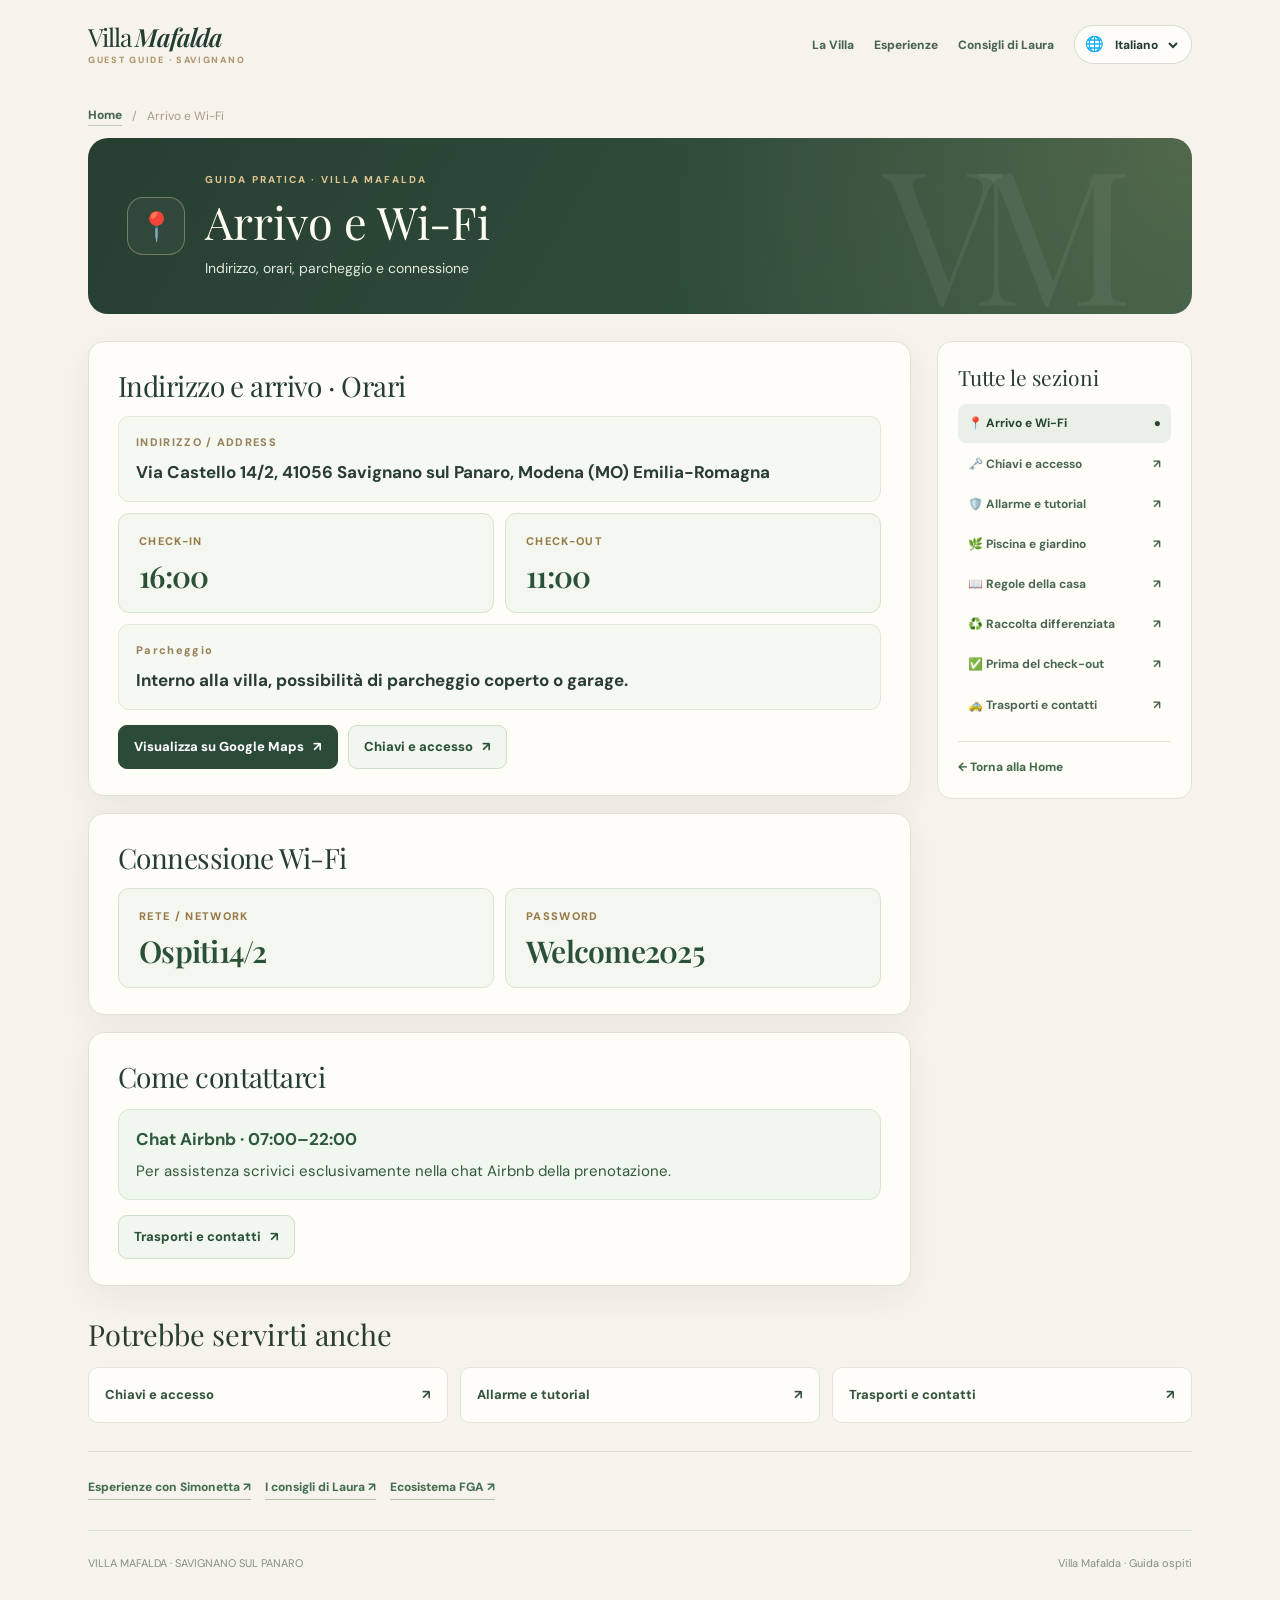
<file: arrivo-wifi.html>
<!doctype html><html lang="it"><head><meta charset="utf-8"><meta name="viewport" content="width=device-width,initial-scale=1"><meta name="robots" content="noindex,nofollow"><meta name="theme-color" content="#243d31"><title>Villa Mafalda · Guida Ospiti</title><link rel="stylesheet" href="assets/sections.css"></head><body data-page="arrivo-wifi"><noscript>Abilita JavaScript per visualizzare la guida di Villa Mafalda.</noscript><script src="assets/villa-data.js"></script><script src="assets/sections.js"></script></body></html>
</file>
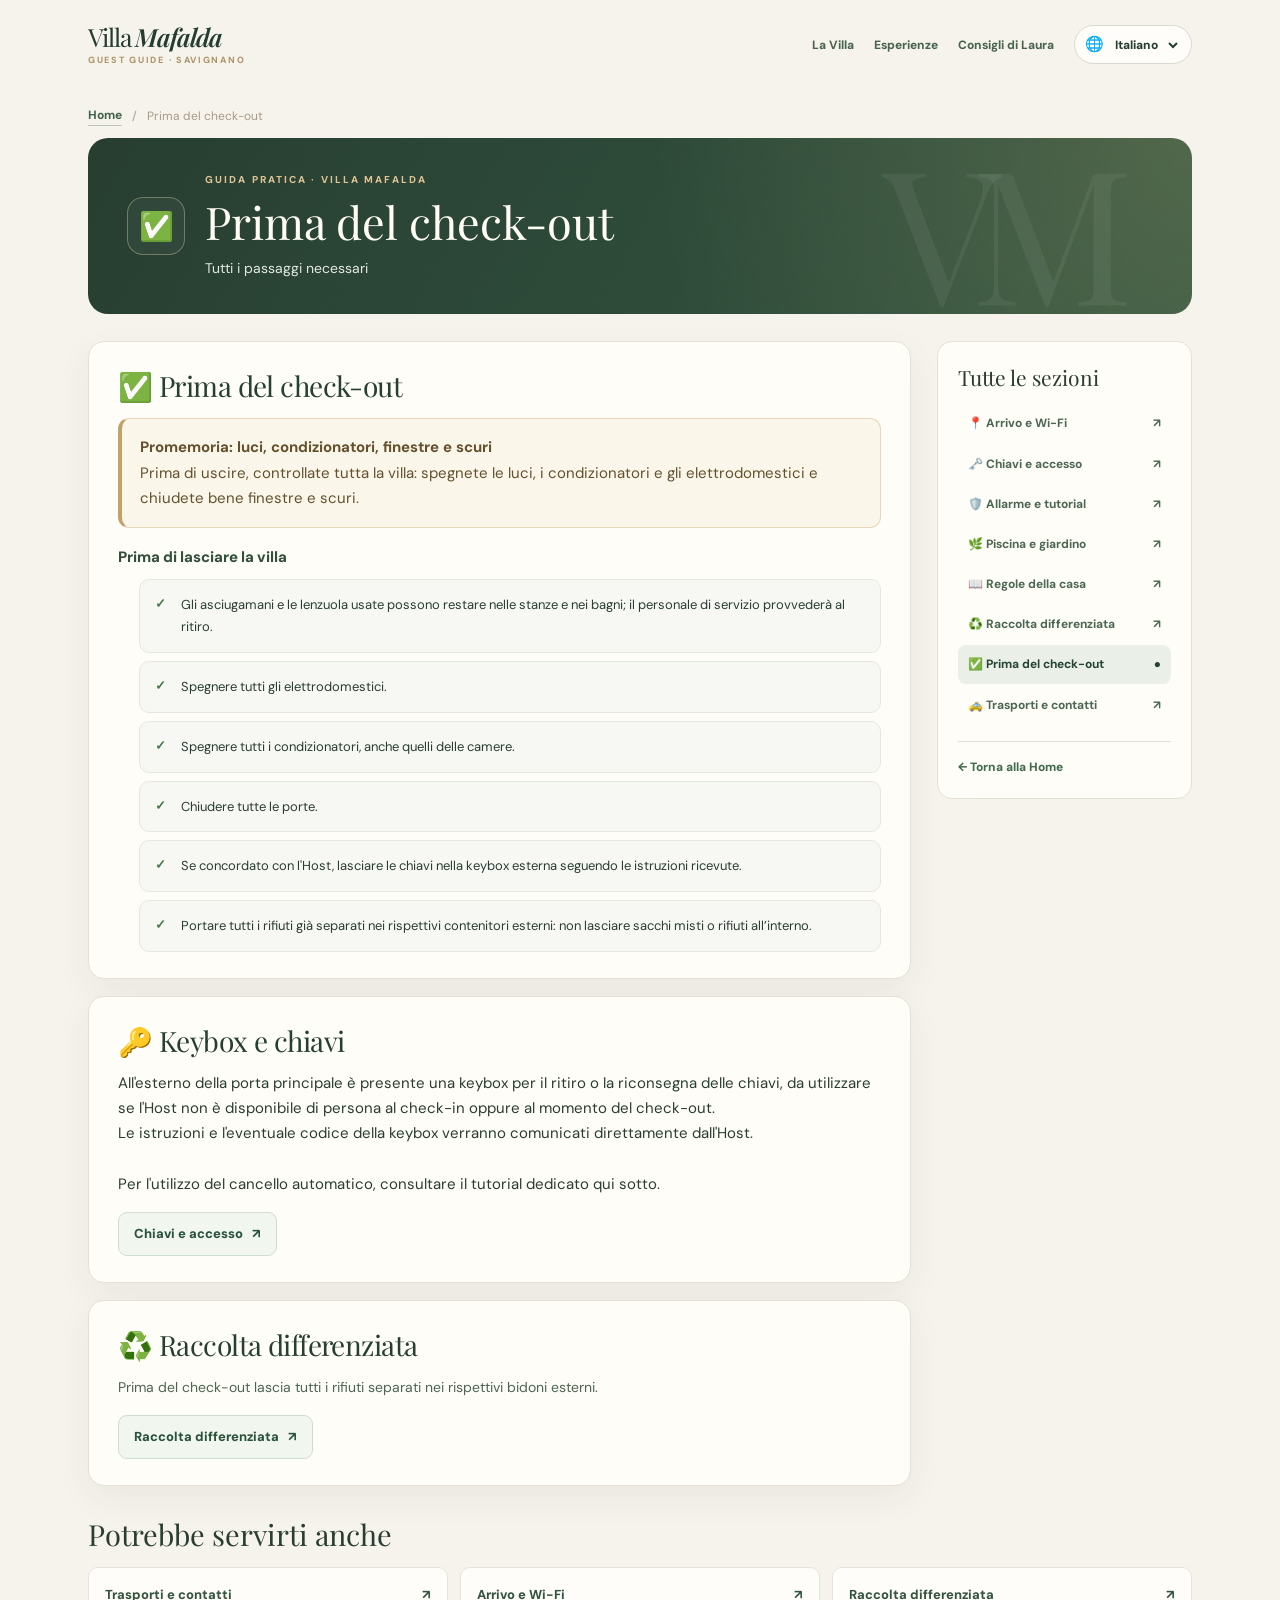
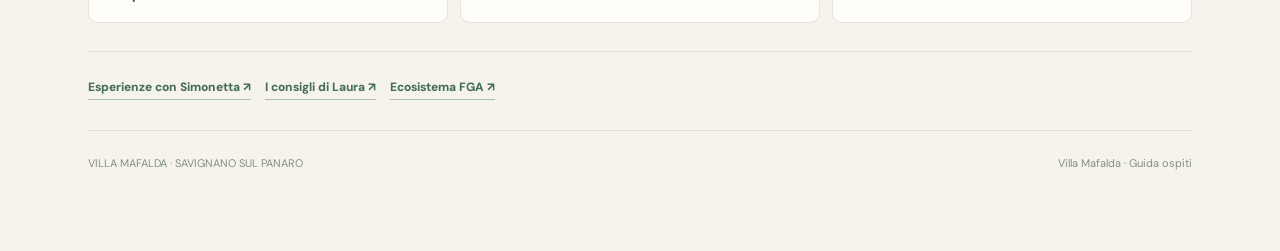
<file: check-out.html>
<!doctype html><html lang="it"><head><meta charset="utf-8"><meta name="viewport" content="width=device-width,initial-scale=1"><meta name="robots" content="noindex,nofollow"><meta name="theme-color" content="#243d31"><title>Villa Mafalda · Guida Ospiti</title><link rel="stylesheet" href="assets/sections.css"></head><body data-page="check-out"><noscript>Abilita JavaScript per visualizzare la guida di Villa Mafalda.</noscript><script src="assets/villa-data.js"></script><script src="assets/sections.js"></script></body></html>
</file>
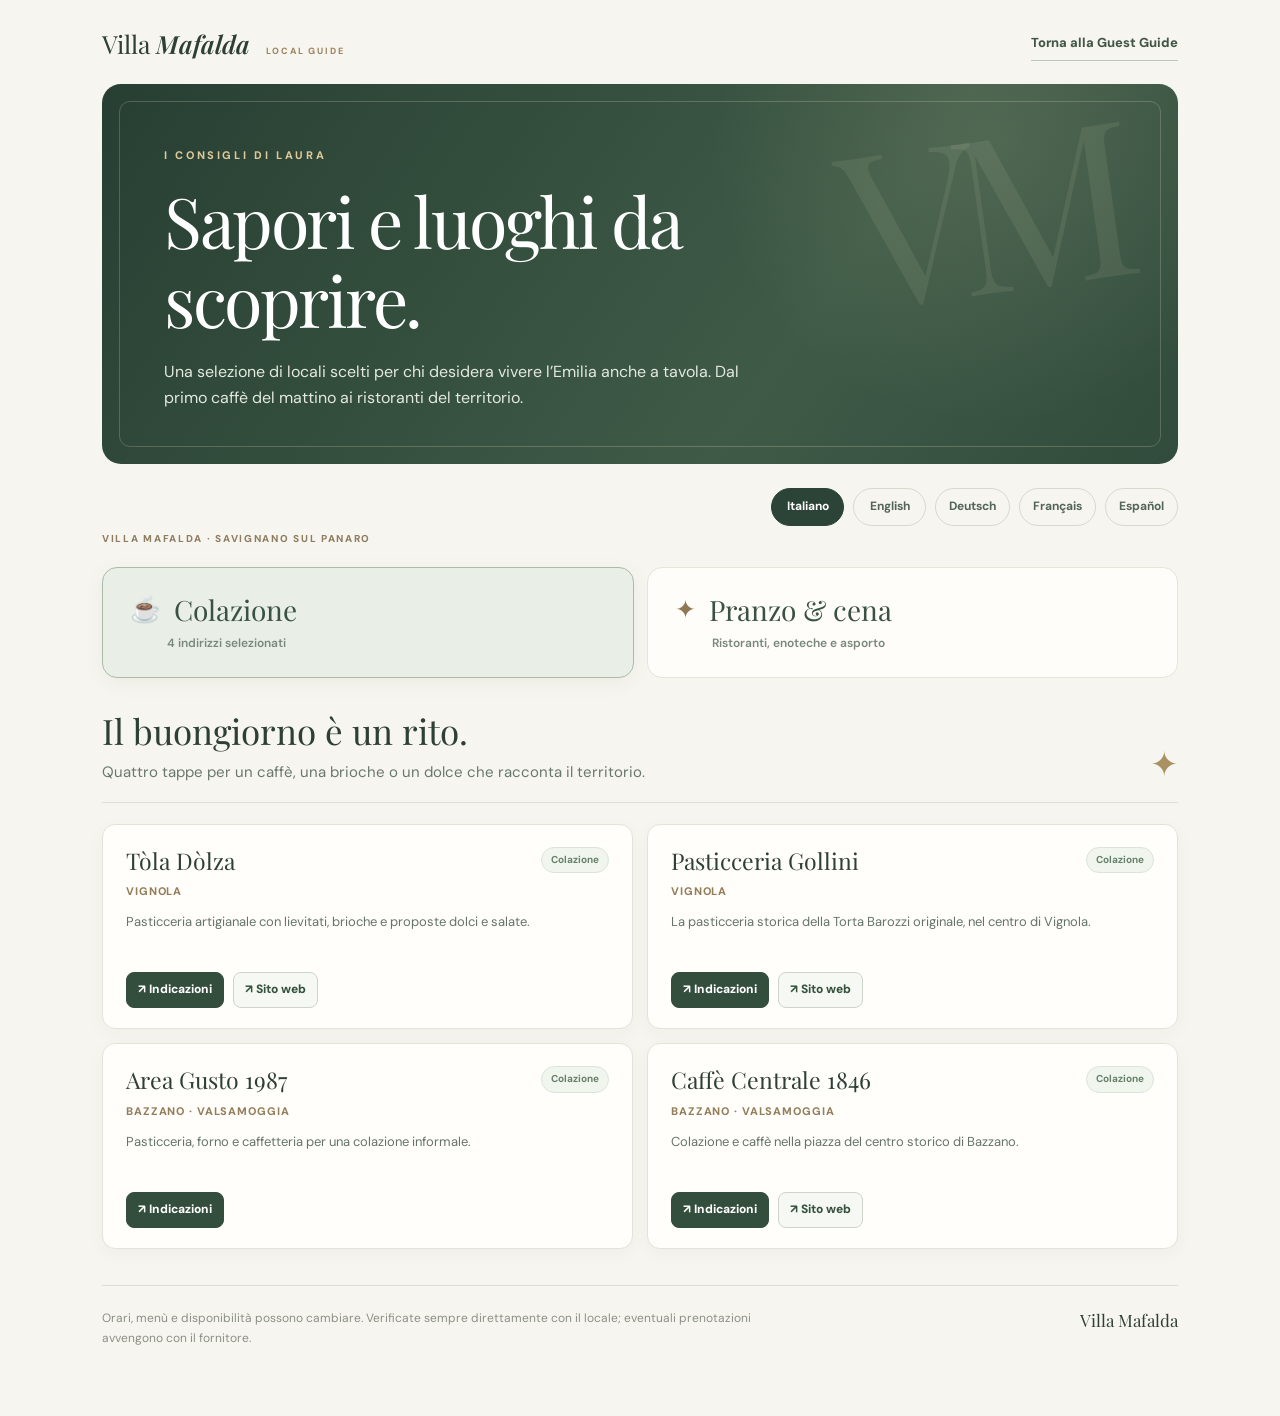
<file: local-guide.html>
<!DOCTYPE html>
<html lang="it">
<head>
<meta charset="utf-8"><meta name="viewport" content="width=device-width,initial-scale=1">
<title>Villa Mafalda | Local Guide</title>
<meta name="description" content="Villa Mafalda: i consigli locali di Laura. Colazioni, ristoranti, trattorie e take-away tra Savignano, Vignola e le colline emiliane.">
<style>
@import url('https://fonts.googleapis.com/css2?family=DM+Sans:wght@400;500;600;700;800&family=Playfair+Display:wght@400;500;600;700&display=swap');
:root{--cream:#f7f5ef;--paper:#fffefb;--green:#2c4437;--deep:#22382c;--olive:#627761;--gold:#cbb588;--text:#2e4036;--muted:#69766d;--line:#e2e4d9}
*{box-sizing:border-box}html{scroll-behavior:smooth}body{margin:0;background:var(--cream);color:var(--text);font:15px/1.65 'DM Sans',Arial,sans-serif}
a{color:inherit}button,input{font:inherit}button{cursor:pointer} .page{max-width:1130px;margin:0 auto;padding:0 27px 60px}
.top{display:flex;align-items:center;justify-content:space-between;padding:25px 0 23px;gap:22px}
.wordmark{font:normal 25px 'Playfair Display',Georgia,serif;text-decoration:none;white-space:nowrap}.wordmark em{font-weight:600}.wordmark small{font:800 9px 'DM Sans',Arial,sans-serif;letter-spacing:.21em;margin-left:16px;color:#9d8561}
.back{font-size:13px;font-weight:800;text-decoration:none;display:flex;align-items:center;gap:8px;border-bottom:1px solid #bac8b9;padding:7px 0;white-space:nowrap;color:#415647}
.cover{position:relative;min-height:330px;background:radial-gradient(circle at 83% 15%,rgba(233,221,185,.11),transparent 30%),linear-gradient(125deg,#273f33,#3f5b47 65%,#314b3c);border-radius:19px;padding:62px 62px 52px;overflow:hidden;color:white}
.cover:before{content:"";position:absolute;inset:17px;border:1px solid rgba(238,228,202,.22);border-radius:11px;pointer-events:none}
.cover:after{content:"VM";position:absolute;right:66px;top:24px;font:normal 216px/.9 'Playfair Display',Georgia,serif;letter-spacing:-.12em;color:rgba(222,218,195,.095);transform:rotate(-8deg)}
.cover-copy{max-width:700px;position:relative;z-index:1}.eyebrow{font-size:11px;letter-spacing:.24em;font-weight:800;color:#dfc89a;text-transform:uppercase;margin:0 0 16px}.cover h1{font:normal clamp(42px,5.7vw,70px)/1.13 'Playfair Display',Georgia,serif;letter-spacing:-.035em;margin:0 0 20px;max-width:700px}.cover-lede{font-size:16px;color:#e4e9df;max-width:585px;margin:0}
.language-bar{display:flex;gap:9px;flex-wrap:wrap;align-items:center;margin-top:24px;justify-content:flex-end}.lang{padding:8px 13px;border:1px solid #d7d9ce;border-radius:999px;background:transparent;color:#526558;font-size:12px;font-weight:700;min-width:73px;min-height:38px}.lang[aria-pressed=true]{background:var(--green);border-color:var(--green);color:white}
.main-note{display:flex;align-items:center;gap:10px;color:#8e7d5f;text-transform:uppercase;font-size:10px;letter-spacing:.17em;font-weight:800;margin:5px 0 20px}
.tabs{display:grid;grid-template-columns:repeat(2,minmax(0,1fr));gap:13px;margin:20px 0 30px}
.tab{display:flex;flex-direction:column;align-items:flex-start;text-align:left;gap:6px;padding:23px 27px;background:#fffdf9;border:1px solid #e5e5da;border-radius:15px;color:#3a5242;transition:background .2s,border .2s,transform .2s}
.tab:hover{transform:translateY(-1px);border-color:#95aa99}.tab[aria-selected=true]{background:#e9efe7;border-color:#a9bba9;box-shadow:0 5px 20px rgba(55,85,60,.06)}.tab-title{font:normal 28px 'Playfair Display',Georgia,serif;display:flex;align-items:center;gap:13px}.tab-icon{font:normal 25px/1 'DM Sans',Arial,sans-serif;color:#8e7753}.tab-sub{color:#79877c;font-size:12px;font-weight:600;margin-left:37px}
.section-head{display:flex;align-items:end;justify-content:space-between;gap:15px;padding:2px 0 17px;border-bottom:1px solid #dce1d6;margin-bottom:21px}.section-head h2{font:normal 35px/1.2 'Playfair Display',Georgia,serif;margin:0 0 8px}.section-head p{margin:0;color:#69786c;max-width:720px}.ornament{color:#a99163;font:normal 34px 'Playfair Display',Georgia,serif}
.group-title{display:flex;align-items:center;gap:15px;margin:25px 0 16px;font-size:11px;color:#998365;text-transform:uppercase;font-weight:800;letter-spacing:.16em}.group-title:after{content:"";height:1px;background:#dfe2d8;flex:1}
.place-grid{display:grid;grid-template-columns:repeat(2,minmax(0,1fr));gap:14px}
.place{background:var(--paper);border:1px solid var(--line);border-radius:13px;padding:22px 23px 20px;display:flex;flex-direction:column;min-width:0;box-shadow:0 5px 18px rgba(34,56,44,.035)}
.place-top{display:flex;gap:10px;justify-content:space-between;align-items:start}.place h3{font:normal 23px/1.2 'Playfair Display',Georgia,serif;margin:0 0 8px}.tag{flex-shrink:0;color:#66806a;border:1px solid #dae5da;background:#f0f5ee;padding:4px 9px;border-radius:999px;font-size:10px;font-weight:700}
.place-location{font-size:11px;color:#947e5a;text-transform:uppercase;letter-spacing:.08em;font-weight:800;margin:0 0 12px}.place-desc{color:#65746a;flex:1;font-size:13px;line-height:1.6;margin:0 0 18px;min-height:42px}
.place-links{display:flex;flex-wrap:wrap;gap:9px;margin-top:auto}.place-link{display:inline-flex;align-items:center;gap:7px;justify-content:center;text-decoration:none;font-size:12px;font-weight:800;min-height:36px;border:1px solid #cdd5ca;border-radius:8px;padding:7px 11px;color:#34523d;background:#f6f8f3}.place-link.primary{background:#344e3e;border-color:#344e3e;color:white}.place-link:hover{filter:brightness(.96)}
.search{margin:18px 0 22px;display:flex;align-items:center;gap:10px;background:#fffefa;border:1px solid #dce2d7;border-radius:11px;padding:0 14px}.search span{color:#829587;font-size:20px}.search input{border:0;outline:0;background:transparent;min-height:47px;width:100%;font-size:14px;color:#334f3c}.noresults{padding:28px 10px;color:#7b8479;text-align:center}
.footer{border-top:1px solid #deded4;margin-top:36px;padding:23px 0 7px;display:flex;align-items:start;justify-content:space-between;gap:20px}.footer p{margin:0;color:#8b9084;font-size:12px;max-width:660px}.footer-brand{font:normal 17px 'Playfair Display',Georgia,serif;white-space:nowrap}
[hidden]{display:none!important}
@media(max-width:800px){.page{padding:0 17px 38px}.top{padding:19px 0}.wordmark small{display:none}.cover{padding:47px 35px;min-height:315px}.cover:after{right:12px;top:45px;font-size:155px}.place-grid{gap:11px}}
@media(max-width:630px){.page{padding:0 13px 30px}.top{padding:15px 4px 17px}.wordmark{font-size:20px}.back{font-size:11px}.cover{min-height:300px;padding:44px 25px;border-radius:14px}.cover:before{inset:9px}.cover:after{font-size:140px;top:100px;right:30px}.cover h1{font-size:43px}.cover-lede{font-size:14px}.language-bar{justify-content:flex-start;margin-top:17px;gap:7px}.lang{min-width:0;flex:1 1 25%;padding:8px 9px}.main-note{margin:14px 0 9px}.tabs{gap:10px;margin:15px 0 27px}.tab{padding:16px 13px;min-height:94px}.tab-title{font-size:20px;gap:6px}.tab-icon{font-size:20px}.tab-sub{margin-left:0;font-size:11px;line-height:1.4}.section-head h2{font-size:31px}.ornament{display:none}.place-grid{grid-template-columns:1fr;gap:10px}.place{padding:20px 20px 19px}.place-desc{min-height:auto}.place h3{font-size:23px}.footer{flex-direction:column}.footer-brand{display:none}}
</style>
</head>
<body>
<div class="page">
<header class="top"><a class="wordmark" href="index.html">Villa <em>Mafalda</em><small>LOCAL GUIDE</small></a><a class="back" id="back" href="index.html">← Torna alla Guest Guide</a></header>
<section class="cover"><div class="cover-copy"><p class="eyebrow" id="kicker">I CONSIGLI DI LAURA</p><h1 id="cover-title">Sapori e luoghi da scoprire.</h1><p class="cover-lede" id="intro"></p></div></section>
<nav class="language-bar" aria-label="Language"><button class="lang" data-lang="it" aria-pressed="true">Italiano</button><button class="lang" data-lang="en">English</button><button class="lang" data-lang="de">Deutsch</button><button class="lang" data-lang="fr">Français</button><button class="lang" data-lang="es">Español</button></nav>
<div class="main-note" id="stamp"></div>
<div class="tabs" role="tablist" aria-label="Categories"><button class="tab" type="button" role="tab" id="tab-breakfast" aria-controls="panel-breakfast" aria-selected="true" data-category="breakfast"><span class="tab-title"><span class="tab-icon" aria-hidden="true">☕</span><span id="breakfast-label"></span></span><span class="tab-sub" id="countb"></span></button><button class="tab" type="button" role="tab" id="tab-dining" aria-controls="panel-dining" aria-selected="false" data-category="dining"><span class="tab-title"><span class="tab-icon" aria-hidden="true">✦</span><span id="dining-label"></span></span><span class="tab-sub" id="countd"></span></button></div>
<main>
<section id="panel-breakfast" role="tabpanel" aria-labelledby="tab-breakfast"><div class="section-head"><div><h2 id="breakfast-head"></h2><p id="breakfast-intro"></p></div><span class="ornament" aria-hidden="true">✦</span></div><div class="place-grid" id="breakfast-grid"></div></section>
<section id="panel-dining" role="tabpanel" aria-labelledby="tab-dining" hidden><div class="section-head"><div><h2 id="dining-head"></h2><p id="dining-intro"></p></div><span class="ornament" aria-hidden="true">✦</span></div><label class="search"><span aria-hidden="true">⌕</span><input type="search" id="place-search" autocomplete="off" aria-label="Search"></label><div class="group-title" id="table-label"></div><div class="place-grid" id="dining-grid"></div><div class="group-title" id="takeaway-label"></div><div class="place-grid" id="takeaway-grid"></div><p class="noresults" id="noresults" hidden></p></section>
</main>
<footer class="footer"><p id="foot"></p><div class="footer-brand">Villa Mafalda</div></footer>
</div>
<script>
const C={"it":{"nav":"GUIDA OSPITI","kicker":"I CONSIGLI DI LAURA","title":"Sapori e luoghi da scoprire.","intro":"Una selezione di locali scelti per chi desidera vivere l’Emilia anche a tavola. Dal primo caffè del mattino ai ristoranti del territorio.","breakfast":"Colazione","dining":"Pranzo & cena","countb":"4 indirizzi selezionati","countd":"Ristoranti, enoteche e asporto","filter":"Cerca un locale o una località…","breakfastHead":"Il buongiorno è un rito.","breakfastIntro":"Quattro tappe per un caffè, una brioche o un dolce che racconta il territorio.","diningHead":"La nostra Emilia, a tavola.","diningIntro":"Tra osterie storiche, cucina contemporanea e indirizzi informali, scegliete dove trascorrere il prossimo pranzo o la vostra serata.","table":"Ristoranti, trattorie & enoteche","takeaway":"Da asporto & delivery","maps":"Indicazioni","site":"Sito web","noresults":"Nessun locale trovato. Prova un altro nome o una località.","foot":"Orari, menù e disponibilità possono cambiare. Verificate sempre direttamente con il locale; eventuali prenotazioni avvengono con il fornitore.","back":"Torna alla Guest Guide","stamp":"VILLA MAFALDA · SAVIGNANO SUL PANARO","tag_traditional":"Cucina tipica","tag_fine":"Esperienza speciale","tag_special":"Contemporaneo / wine","tag_takeaway":"Da asporto","tag_breakfast":"Colazione"},"en":{"nav":"GUEST GUIDE","kicker":"LAURA’S LOCAL FAVOURITES","title":"A taste of Emilia.","intro":"A handpicked collection of local addresses, from your first morning espresso to memorable dinners.","breakfast":"Breakfast","dining":"Lunch & dinner","countb":"4 chosen places","countd":"Restaurants, wine bars & takeaway","filter":"Search by place or town…","breakfastHead":"A beautiful start to the day.","breakfastIntro":"Four favourite spots for espresso, fresh pastries and local sweet treats.","diningHead":"Emilia at the table.","diningIntro":"From historic trattorias to contemporary cooking and casual options, find your next favourite table.","table":"Restaurants, trattorias & wine bars","takeaway":"Takeaway & delivery","maps":"Google Maps","site":"Website","noresults":"No places found. Try a different name or town.","foot":"Opening hours, menus and availability can change. Check directly with each business; reservations are arranged with the provider.","back":"Back to Guest Guide","stamp":"VILLA MAFALDA · SAVIGNANO SUL PANARO","tag_traditional":"Local cuisine","tag_fine":"Special occasion","tag_special":"Modern / wine","tag_takeaway":"Takeaway","tag_breakfast":"Breakfast"},"de":{"nav":"GÄSTEFÜHRER","kicker":"LAURAS LIEBLINGSADRESSEN","title":"Emilia mit allen Sinnen.","intro":"Persönlich ausgewählte Adressen – vom ersten Espresso bis zum besonderen Abendessen.","breakfast":"Frühstück","dining":"Mittag- & Abendessen","countb":"4 ausgewählte Adressen","countd":"Restaurants, Weinbars & Take-away","filter":"Nach Lokal oder Ort suchen…","breakfastHead":"Ein schöner Start in den Tag.","breakfastIntro":"Vier Adressen für Espresso, frisches Gebäck und regionale Süßspeisen.","diningHead":"Emilia auf dem Teller.","diningIntro":"Von historischen Trattorien bis zur modernen Küche – entdecken Sie Ihren Lieblingstisch.","table":"Restaurants, Trattorien & Weinbars","takeaway":"Zum Mitnehmen & Lieferung","maps":"Google Maps","site":"Webseite","noresults":"Keine Ergebnisse. Versuchen Sie einen anderen Namen oder Ort.","foot":"Öffnungszeiten, Menüs und Verfügbarkeit können sich ändern. Bitte direkt beim Anbieter prüfen und buchen.","back":"Zurück zum Gästeführer","stamp":"VILLA MAFALDA · SAVIGNANO SUL PANARO","tag_traditional":"Regionale Küche","tag_fine":"Besonderer Anlass","tag_special":"Modern / Wein","tag_takeaway":"Zum Mitnehmen","tag_breakfast":"Frühstück"},"fr":{"nav":"GUIDE DES VOYAGEURS","kicker":"LES ADRESSES DE LAURA","title":"Les saveurs de l’Émilie.","intro":"Une sélection personnelle, du premier espresso au dîner mémorable.","breakfast":"Petit-déjeuner","dining":"Déjeuner & dîner","countb":"4 adresses choisies","countd":"Restaurants, bars à vin et vente à emporter","filter":"Chercher un lieu ou une ville…","breakfastHead":"Bien commencer la journée.","breakfastIntro":"Quatre bonnes adresses pour un espresso et des douceurs locales.","diningHead":"L’Émilie à table.","diningIntro":"Des trattorias historiques à la cuisine contemporaine, trouvez votre prochaine table.","table":"Restaurants, trattorias & bars à vin","takeaway":"À emporter & livraison","maps":"Google Maps","site":"Site web","noresults":"Aucun lieu trouvé. Essayez un autre nom ou une ville.","foot":"Horaires, menus et disponibilités peuvent changer. Vérifiez et réservez directement auprès de chaque établissement.","back":"Retour au guide voyageurs","stamp":"VILLA MAFALDA · SAVIGNANO SUL PANARO","tag_traditional":"Cuisine régionale","tag_fine":"Belle occasion","tag_special":"Moderne / vins","tag_takeaway":"À emporter","tag_breakfast":"Petit-déjeuner"},"es":{"nav":"GUÍA DE HUÉSPEDES","kicker":"LOS FAVORITOS DE LAURA","title":"Los sabores de Emilia.","intro":"Una selección personal de direcciones locales: del primer café al restaurante perfecto.","breakfast":"Desayuno","dining":"Comida & cena","countb":"4 lugares seleccionados","countd":"Restaurantes, vinotecas y comida para llevar","filter":"Buscar un local o localidad…","breakfastHead":"Un gran comienzo del día.","breakfastIntro":"Cuatro lugares para tomar café y probar dulces típicos.","diningHead":"Emilia, a la mesa.","diningIntro":"Desde trattorias históricas hasta cocina contemporánea, encuentra tu próxima mesa.","table":"Restaurantes, trattorias & vinotecas","takeaway":"Para llevar & entrega","maps":"Google Maps","site":"Sitio web","noresults":"No encontramos lugares. Prueba otro nombre o localidad.","foot":"Horarios, menús y disponibilidad pueden cambiar. Consulta y reserva directamente con cada establecimiento.","back":"Volver a la guía de huéspedes","stamp":"VILLA MAFALDA · SAVIGNANO SUL PANARO","tag_traditional":"Cocina típica","tag_fine":"Ocasión especial","tag_special":"Moderno / vinos","tag_takeaway":"Para llevar","tag_breakfast":"Desayuno"}};
const DATA={"breakfast":[{"name":"Tòla Dòlza","town":"Vignola","typ":"breakfast","desc":{"it":"Pasticceria artigianale con lievitati, brioche e proposte dolci e salate.","en":"Creative artisan bakery with pastries and sweet or savoury breakfast.","de":"Kreative Konditorei mit süßem und herzhaftem Frühstück.","fr":"Pâtisserie artisanale, petits-déjeuners sucrés ou salés.","es":"Pastelería artesanal con desayunos dulces y salados."},"site":"https://www.pasticceriatoladolza.it/","query":"Tòla Dòlza, Vignola, Italia","maps":"https://www.google.com/maps/search/?api=1&query=T%C3%B2la%20D%C3%B2lza%2C%20Vignola%2C%20Italia"},{"name":"Pasticceria Gollini","town":"Vignola","typ":"breakfast","desc":{"it":"La pasticceria storica della Torta Barozzi originale, nel centro di Vignola.","en":"Historic pastry shop, home of the original Torta Barozzi.","de":"Historische Konditorei der originalen Torta Barozzi.","fr":"Pâtisserie historique de la véritable Torta Barozzi.","es":"Pastelería histórica de la auténtica Torta Barozzi."},"site":"https://www.tortabarozzi.it/","query":"Pasticceria Gollini, Vignola, Italia","maps":"https://www.google.com/maps/search/?api=1&query=Pasticceria%20Gollini%2C%20Vignola%2C%20Italia"},{"name":"Area Gusto 1987","town":"Bazzano · Valsamoggia","typ":"breakfast","desc":{"it":"Pasticceria, forno e caffetteria per una colazione informale.","en":"Bakery and café for a relaxed Italian breakfast.","de":"Bäckerei und Café für ein entspanntes Frühstück.","fr":"Boulangerie et café pour un petit-déjeuner décontracté.","es":"Panadería y cafetería para un desayuno tranquilo."},"site":"","query":"Area Gusto 1987, Bazzano · Valsamoggia, Italia","maps":"https://www.google.com/maps/search/?api=1&query=Area%20Gusto%201987%2C%20Bazzano%20%C2%B7%20Valsamoggia%2C%20Italia"},{"name":"Caffè Centrale 1846","town":"Bazzano · Valsamoggia","typ":"breakfast","desc":{"it":"Colazione e caffè nella piazza del centro storico di Bazzano.","en":"Coffee and breakfast in Bazzano’s historic main square.","de":"Kaffee und Frühstück auf dem historischen Platz von Bazzano.","fr":"Café et petit-déjeuner sur la place historique de Bazzano.","es":"Café y desayuno en la plaza histórica de Bazzano."},"site":"https://centralecaffebazzano.it/","query":"Caffè Centrale 1846, Bazzano · Valsamoggia, Italia","maps":"https://www.google.com/maps/search/?api=1&query=Caff%C3%A8%20Centrale%201846%2C%20Bazzano%20%C2%B7%20Valsamoggia%2C%20Italia"}],"dining":[{"name":"Casato Maria Clarice","town":"Savignano sul Panaro","typ":"special","desc":{"it":"Nel borgo antico, raggiungibile a piedi dalla villa. Cucina stagionale e apericena.","en":"In the old village, within walking distance of the villa. Seasonal dishes and aperitivo.","de":"Im alten Dorf, zu Fuß von der Villa erreichbar. Saisonale Küche und Aperitivo.","fr":"Dans le vieux bourg, accessible à pied. Cuisine de saison et apéritif dînatoire.","es":"En el casco antiguo, a pie desde la villa. Cocina de temporada y aperitivo."},"site":"https://www.casatomariaclarice.it/","query":"Casato Maria Clarice, Savignano sul Panaro, Italia","maps":"https://www.google.com/maps/search/?api=1&query=Casato%20Maria%20Clarice%2C%20Savignano%20sul%20Panaro%2C%20Italia"},{"name":"Trattoria Amelia","town":"Savignano sul Panaro","typ":"traditional","desc":{"it":"Trattoria rustica e accogliente con piatti tradizionali emiliani.","en":"Cosy rustic trattoria serving traditional Emilian dishes.","de":"Gemütliche rustikale Trattoria mit emilianischer Hausmannskost.","fr":"Trattoria rustique et chaleureuse, cuisine traditionnelle émilienne.","es":"Trattoria rústica y acogedora de cocina tradicional emiliana."},"site":"","query":"Trattoria Amelia, Savignano sul Panaro, Italia","maps":"https://www.google.com/maps/search/?api=1&query=Trattoria%20Amelia%2C%20Savignano%20sul%20Panaro%2C%20Italia"},{"name":"Trattoria del Borgo","town":"Monteveglio · Valsamoggia","typ":"traditional","desc":{"it":"Cucina bolognese e modenese in un suggestivo borgo storico.","en":"Emilian classics in a picturesque medieval village.","de":"Emilianische Küche in einem malerischen mittelalterlichen Dorf.","fr":"Cuisine émilienne dans un charmant village médiéval.","es":"Cocina emiliana en un pintoresco pueblo medieval."},"site":"https://www.trattoriadelborgomonteveglio.it/","query":"Trattoria del Borgo, Monteveglio · Valsamoggia, Italia","maps":"https://www.google.com/maps/search/?api=1&query=Trattoria%20del%20Borgo%2C%20Monteveglio%20%C2%B7%20Valsamoggia%2C%20Italia"},{"name":"Enoteca La Zaira","town":"Bazzano · Valsamoggia","typ":"special","desc":{"it":"Enoteca intima con cucina locale e selezione di vini.","en":"Intimate wine bar with regional cooking and a thoughtful wine list.","de":"Gemütliche Weinbar mit regionaler Küche und guter Weinauswahl.","fr":"Bar à vin intimiste, cuisine régionale et belle sélection de vins.","es":"Vinoteca íntima con cocina local y selección de vinos."},"site":"https://enotecalazaira.it/","query":"Enoteca La Zaira, Bazzano · Valsamoggia, Italia","maps":"https://www.google.com/maps/search/?api=1&query=Enoteca%20La%20Zaira%2C%20Bazzano%20%C2%B7%20Valsamoggia%2C%20Italia"},{"name":"Trattoria da Amerigo 1934","town":"Savigno · Valsamoggia","typ":"fine","desc":{"it":"Trattoria storica con stella Michelin, legata ai prodotti del territorio.","en":"Historic Michelin-starred trattoria rooted in local traditions.","de":"Traditionsreiche Michelin-Trattoria mit regionalen Produkten.","fr":"Trattoria historique étoilée Michelin, tournée vers les produits locaux.","es":"Trattoria histórica con estrella Michelin y productos locales."},"site":"https://amerigo1934.com/","query":"Trattoria da Amerigo 1934, Savigno · Valsamoggia, Italia","maps":"https://www.google.com/maps/search/?api=1&query=Trattoria%20da%20Amerigo%201934%2C%20Savigno%20%C2%B7%20Valsamoggia%2C%20Italia"},{"name":"Ristorante Il Castello","town":"Castelvetro di Modena","typ":"fine","desc":{"it":"Nella piazza del borgo, carni selezionate e cucina curata.","en":"Refined dining, selected meats and a beautiful village-square setting.","de":"Raffinierte Küche und ausgewählte Fleischgerichte am Dorfplatz.","fr":"Cuisine soignée et viandes choisies sur la place du village.","es":"Cocina refinada y carnes seleccionadas en la plaza del pueblo."},"site":"https://ristoranteilcastellodicastelvetro.it/","query":"Ristorante Il Castello, Castelvetro di Modena, Italia","maps":"https://www.google.com/maps/search/?api=1&query=Ristorante%20Il%20Castello%2C%20Castelvetro%20di%20Modena%2C%20Italia"},{"name":"Opera02","town":"Levizzano · Castelvetro","typ":"fine","desc":{"it":"Tenuta e cantina immersa nei vigneti, con ristorante e prodotti locali.","en":"Winery estate surrounded by vineyards, with a restaurant celebrating local produce.","de":"Weingut inmitten von Weinbergen mit Restaurant und regionalen Produkten.","fr":"Domaine viticole au milieu des vignes, cuisine de produits locaux.","es":"Finca vinícola entre viñedos con restaurante y productos locales."},"site":"https://www.opera02.it/","query":"Opera02, Levizzano · Castelvetro, Italia","maps":"https://www.google.com/maps/search/?api=1&query=Opera02%2C%20Levizzano%20%C2%B7%20Castelvetro%2C%20Italia"},{"name":"Osteria Antica Anna e Marco","town":"Modena","typ":"traditional","desc":{"it":"Atmosfera intima e cucina tradizionale preparata con cura.","en":"Welcoming intimate restaurant with lovingly prepared traditional food.","de":"Intime Atmosphäre und sorgfältig zubereitete traditionelle Küche.","fr":"Ambiance intime et cuisine traditionnelle préparée avec soin.","es":"Ambiente íntimo y cocina tradicional elaborada con cuidado."},"site":"","query":"Osteria Antica Anna e Marco, Modena, Italia","maps":"https://www.google.com/maps/search/?api=1&query=Osteria%20Antica%20Anna%20e%20Marco%2C%20Modena%2C%20Italia"},{"name":"Pizzeria Ristorante Make","town":"Vignola","typ":"special","desc":{"it":"Ambiente moderno: pizza gourmet, pesce e piatti contemporanei.","en":"Contemporary venue for gourmet pizza, seafood and creative dishes.","de":"Modernes Lokal mit Gourmetpizza, Fisch und kreativen Gerichten.","fr":"Adresse moderne proposant pizzas gastronomiques, poisson et plats créatifs.","es":"Local moderno de pizza gourmet, pescado y platos creativos."},"site":"","query":"Pizzeria Ristorante Make, Vignola, Italia","maps":"https://www.google.com/maps/search/?api=1&query=Pizzeria%20Ristorante%20Make%2C%20Vignola%2C%20Italia"},{"name":"Noblesse","town":"Vignola","typ":"special","desc":{"it":"Cocktail bar e ristorante contemporaneo nel centro storico.","en":"Contemporary restaurant and signature-cocktail bar in the old town.","de":"Modernes Restaurant mit Cocktailbar in der Altstadt.","fr":"Restaurant contemporain et bar à cocktails dans le centre historique.","es":"Restaurante contemporáneo y coctelería en el centro histórico."},"site":"https://noblesseobligevignola.com/","query":"Noblesse, Vignola, Italia","maps":"https://www.google.com/maps/search/?api=1&query=Noblesse%2C%20Vignola%2C%20Italia"},{"name":"Agriturismo Acetaia Sereni","town":"Marano sul Panaro","typ":"traditional","desc":{"it":"Tra le colline, piatti tipici e degustazioni di aceto balsamico.","en":"Countryside farmhouse offering local dishes and balsamic vinegar tastings.","de":"Landgut mit regionaler Küche und Balsamico-Verkostungen.","fr":"Agritourisme à la campagne, cuisine typique et dégustations de vinaigre balsamique.","es":"Agroturismo con cocina típica y degustación de vinagre balsámico."},"site":"https://www.acetaiasereni.com/","query":"Agriturismo Acetaia Sereni, Marano sul Panaro, Italia","maps":"https://www.google.com/maps/search/?api=1&query=Agriturismo%20Acetaia%20Sereni%2C%20Marano%20sul%20Panaro%2C%20Italia"},{"name":"Ristorante Da Pasticcino","town":"Castelnuovo Rangone","typ":"traditional","desc":{"it":"Cucina modenese genuina, pasta fatta in casa e vini regionali.","en":"Authentic Modenese cuisine, homemade pasta and regional wines.","de":"Echte modenische Küche, hausgemachte Pasta und regionale Weine.","fr":"Cuisine modenèse authentique, pâtes maison et vins régionaux.","es":"Cocina de Módena, pasta casera y vinos regionales."},"site":"https://www.ristorantedapasticcino.com/","query":"Ristorante Da Pasticcino, Castelnuovo Rangone, Italia","maps":"https://www.google.com/maps/search/?api=1&query=Ristorante%20Da%20Pasticcino%2C%20Castelnuovo%20Rangone%2C%20Italia"},{"name":"Ristorante Montana","town":"Fiorano Modenese","typ":"traditional","desc":{"it":"Ristorante storico legato al mondo Ferrari e alla cucina modenese.","en":"Historic traditional restaurant closely associated with Ferrari heritage.","de":"Traditionsrestaurant mit engem Bezug zur Ferrari-Geschichte.","fr":"Restaurant historique lié à Ferrari et à la cuisine modenèse.","es":"Restaurante histórico vinculado a Ferrari y la cocina de Módena."},"site":"https://ristorantemontana.it/","query":"Ristorante Montana, Fiorano Modenese, Italia","maps":"https://www.google.com/maps/search/?api=1&query=Ristorante%20Montana%2C%20Fiorano%20Modenese%2C%20Italia"},{"name":"Ristorante La Gazzella","town":"Maranello","typ":"traditional","desc":{"it":"Tra le prime colline di Maranello, cucina tipica modenese.","en":"Traditional Modenese cooking in the green hills near Maranello.","de":"Modenische Küche in den grünen Hügeln bei Maranello.","fr":"Cuisine modenèse dans les collines verdoyantes près de Maranello.","es":"Cocina típica de Módena en las colinas de Maranello."},"site":"https://www.ristorantelagazzella.com/","query":"Ristorante La Gazzella, Maranello, Italia","maps":"https://www.google.com/maps/search/?api=1&query=Ristorante%20La%20Gazzella%2C%20Maranello%2C%20Italia"},{"name":"Ristorante La Cicala","town":"Torre Maina","typ":"traditional","desc":{"it":"Terrazza panoramica, pasta fresca e il tradizionale gnocco strappato.","en":"Panoramic terrace, fresh pasta and its signature gnocco strappato.","de":"Panoramaterrasse, frische Pasta und die Spezialität Gnocco strappato.","fr":"Terrasse panoramique, pâtes fraîches et spécialité gnocco strappato.","es":"Terraza panorámica, pasta fresca y especialidad gnocco strappato."},"site":"https://www.lacicala.eu/","query":"Ristorante La Cicala, Torre Maina, Italia","maps":"https://www.google.com/maps/search/?api=1&query=Ristorante%20La%20Cicala%2C%20Torre%20Maina%2C%20Italia"},{"name":"Ristorante La Nunziadêina","town":"Nonantola","typ":"traditional","desc":{"it":"Cucina emiliana accurata, pasta fatta a mano e ingredienti stagionali.","en":"Carefully crafted Emilian classics with handmade pasta and seasonal produce.","de":"Sorgfältige emilianische Küche mit handgemachter Pasta und Saisonprodukten.","fr":"Cuisine émilienne soignée, pâtes faites main et produits de saison.","es":"Cocina emiliana cuidada, pasta hecha a mano y productos de temporada."},"site":"https://www.ristorantelanunziadeina.com/","query":"Ristorante La Nunziadêina, Nonantola, Italia","maps":"https://www.google.com/maps/search/?api=1&query=Ristorante%20La%20Nunziad%C3%AAina%2C%20Nonantola%2C%20Italia"}],"takeaway":[{"name":"DoppioZero Pizzeria","town":"Vignola","typ":"takeaway","desc":{"it":"Pizza da asporto.","en":"Pizza takeaway.","de":"Pizza zum Mitnehmen.","fr":"Pizzas à emporter.","es":"Pizza para llevar."},"site":"","query":"DoppioZero Pizzeria, Vignola, Italia","maps":"https://www.google.com/maps/search/?api=1&query=DoppioZero%20Pizzeria%2C%20Vignola%2C%20Italia"},{"name":"Marco Polo","town":"Vignola","typ":"takeaway","desc":{"it":"Proposte da asporto e delivery.","en":"Takeaway and delivery.","de":"Essen zum Mitnehmen und Lieferservice.","fr":"Plats à emporter et livraison.","es":"Comida para llevar y reparto."},"site":"","query":"Marco Polo, Vignola, Italia","maps":"https://www.google.com/maps/search/?api=1&query=Marco%20Polo%2C%20Vignola%2C%20Italia"},{"name":"Pizzeria La Rusticana","town":"Vignola","typ":"takeaway","desc":{"it":"Pizza da asporto, con proposta senza glutine indicata nella lista di Laura.","en":"Takeaway pizza; Laura’s list notes a gluten-free option.","de":"Pizza zum Mitnehmen; laut Lauras Liste auch glutenfrei.","fr":"Pizzas à emporter ; option sans gluten indiquée sur la liste de Laura.","es":"Pizza para llevar; la lista de Laura indica opción sin gluten."},"site":"","query":"Pizzeria La Rusticana, Vignola, Italia","maps":"https://www.google.com/maps/search/?api=1&query=Pizzeria%20La%20Rusticana%2C%20Vignola%2C%20Italia"},{"name":"Rhio Sushi & Poke","town":"Vignola","typ":"takeaway","desc":{"it":"Sushi e poke da asporto.","en":"Sushi and poke takeaway.","de":"Sushi und Poke zum Mitnehmen.","fr":"Sushi et poke à emporter.","es":"Sushi y poke para llevar."},"site":"","query":"Rhio Sushi & Poke, Vignola, Italia","maps":"https://www.google.com/maps/search/?api=1&query=Rhio%20Sushi%20%26%20Poke%2C%20Vignola%2C%20Italia"}]};
const byId=(id)=>document.getElementById(id);
let language='it',category='breakfast';
const t=(k)=>C[language]?.[k]||C.it[k]||'';
function renderCard(v){
 const el=document.createElement('article');el.className='place';
 const top=document.createElement('div');top.className='place-top';
 const h=document.createElement('h3');h.textContent=v.name;top.append(h);
 const tag=document.createElement('span');tag.className='tag';tag.textContent=t('tag_'+v.typ);top.append(tag);el.append(top);
 const loc=document.createElement('p');loc.className='place-location';loc.textContent=v.town;el.append(loc);
 const desc=document.createElement('p');desc.className='place-desc';desc.textContent=v.desc[language]||v.desc.en||v.desc.it;el.append(desc);
 const links=document.createElement('div');links.className='place-links';
 const map=document.createElement('a');map.className='place-link primary';map.target='_blank';map.rel='noopener noreferrer';map.href=v.maps;map.textContent='↗  '+t('maps');links.append(map);
 if(v.site){const site=document.createElement('a');site.className='place-link';site.target='_blank';site.rel='noopener noreferrer';site.href=v.site;site.textContent='↗  '+t('site');links.append(site)}
 el.append(links);return el;
}
function render(){
 const assign={back:'back',kicker:'kicker',title:'cover-title',intro:'intro',breakfast:'breakfast-label',dining:'dining-label',countb:'countb',countd:'countd',stamp:'stamp',breakfastHead:'breakfast-head',breakfastIntro:'breakfast-intro',diningHead:'dining-head',diningIntro:'dining-intro',table:'table-label',takeaway:'takeaway-label',foot:'foot',noresults:'noresults'};
 for(const [key,id] of Object.entries(assign))byId(id).textContent=t(key);
 byId('place-search').placeholder=t('filter');byId('place-search').setAttribute('aria-label',t('filter'));
 byId('back').href=`index.html?lang=${language}`;
 document.documentElement.lang=language;
 document.querySelectorAll('.lang').forEach(b=>b.setAttribute('aria-pressed',String(b.dataset.lang===language)));
 byId('breakfast-grid').replaceChildren(...DATA.breakfast.map(renderCard));
 renderDining();
 document.title=`Villa Mafalda | Local Guide · ${t('breakfast')} & ${t('dining')}`;
 try{localStorage.setItem('guestGuideLang',language)}catch(e){}
}
function renderDining(){
 const search=byId('place-search').value.trim().toLocaleLowerCase();
 const filt=(v)=>(v.name+' '+v.town+' '+Object.values(v.desc).join(' ')).toLocaleLowerCase().includes(search);
 const ds=DATA.dining.filter(filt),ts=DATA.takeaway.filter(filt);
 byId('dining-grid').replaceChildren(...ds.map(renderCard));
 byId('takeaway-grid').replaceChildren(...ts.map(renderCard));
 byId('table-label').hidden=!ds.length;byId('takeaway-label').hidden=!ts.length;byId('noresults').hidden=!!(ds.length+ts.length);
}
function selectCategory(next){category=next;for(const key of ['breakfast','dining']){byId('tab-'+key).setAttribute('aria-selected',String(key===next));byId('panel-'+key).hidden=key!==next}}
document.querySelectorAll('.lang').forEach(b=>b.addEventListener('click',()=>{language=b.dataset.lang;render()}));
document.querySelectorAll('.tab').forEach(b=>b.addEventListener('click',()=>selectCategory(b.dataset.category)));
byId('place-search').addEventListener('input',renderDining);
const q=new URLSearchParams(location.search).get('lang');let stored;try{stored=localStorage.getItem('guestGuideLang')}catch(e){}
language=C[q]?q:(C[stored]?stored:'it');render();selectCategory('breakfast');
</script>
</body></html>
</file>
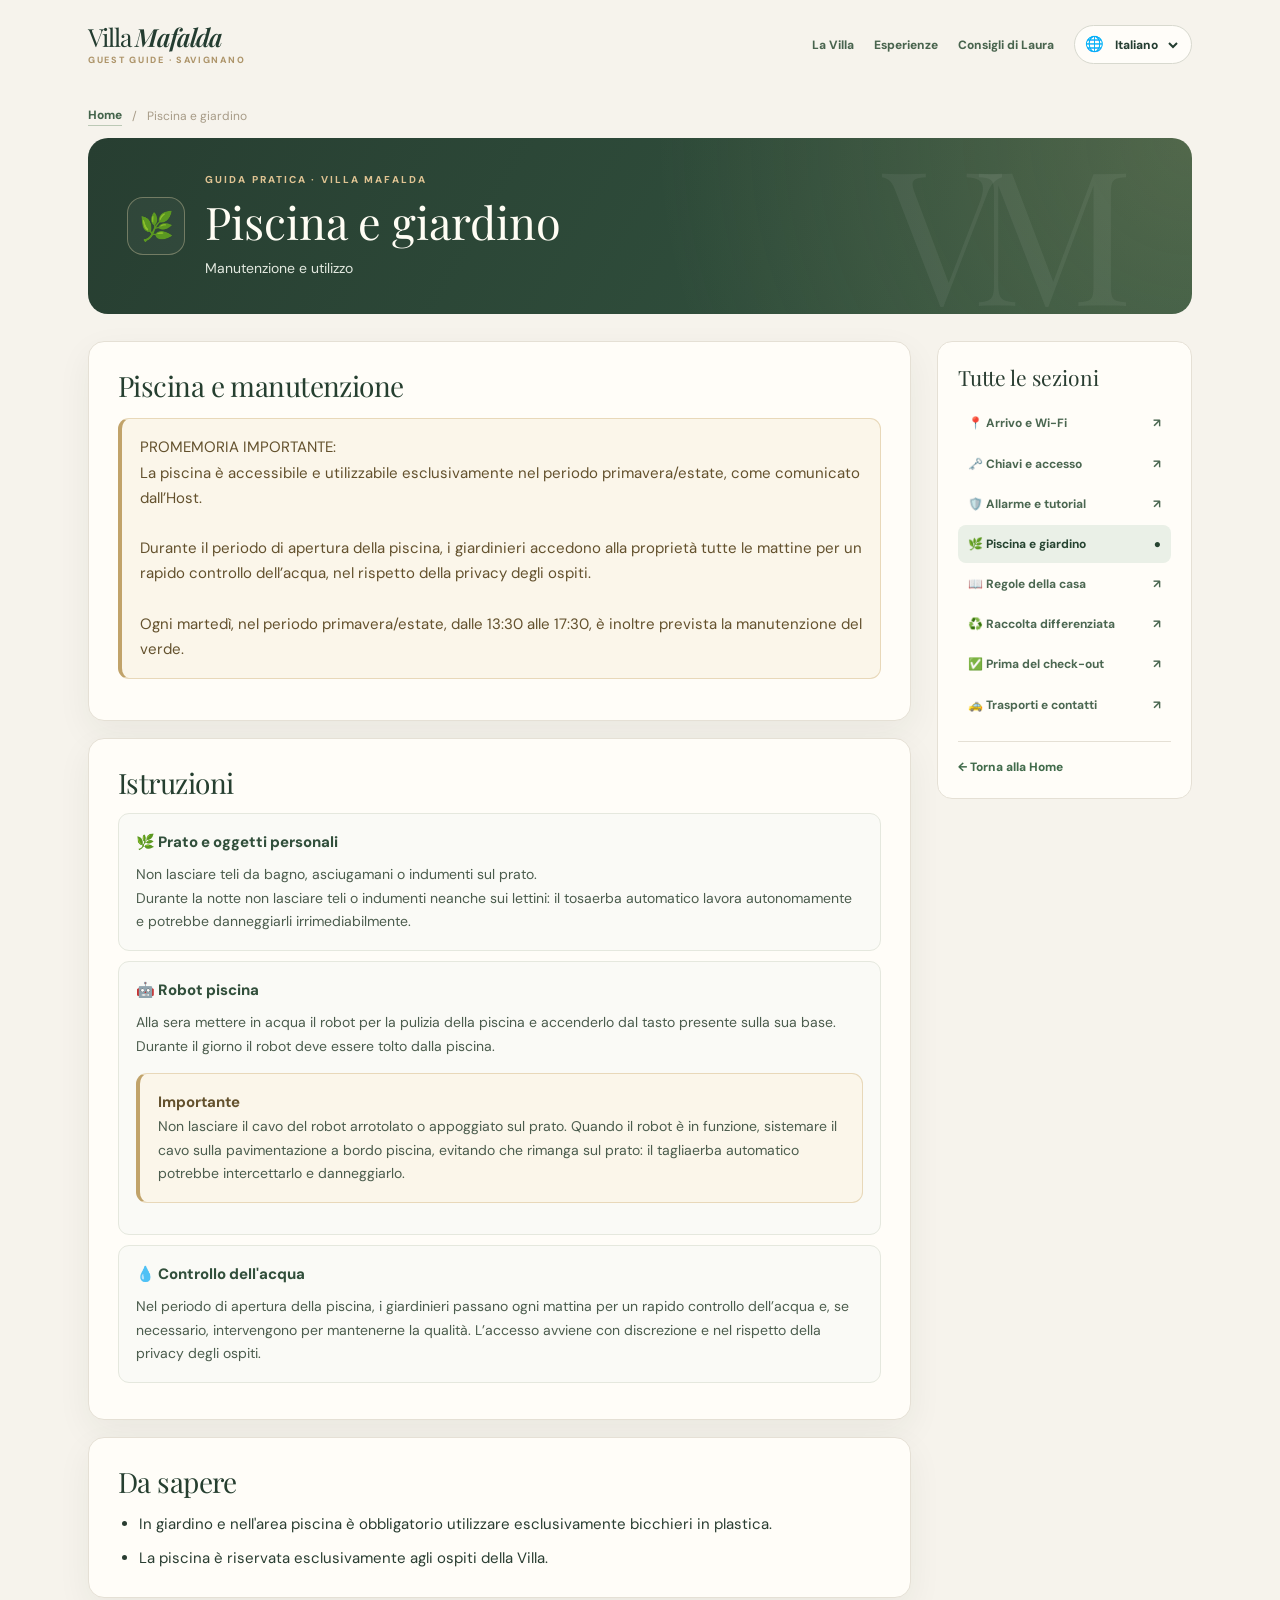
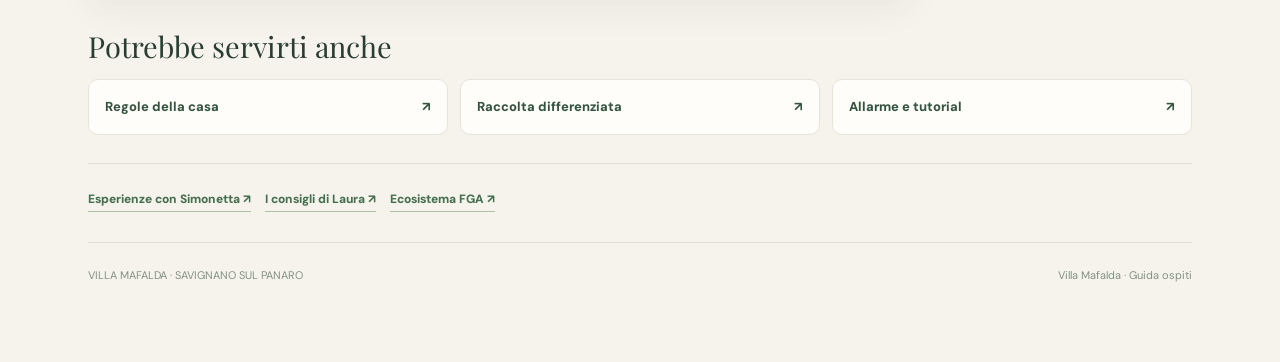
<file: piscina-giardino.html>
<!doctype html><html lang="it"><head><meta charset="utf-8"><meta name="viewport" content="width=device-width,initial-scale=1"><meta name="robots" content="noindex,nofollow"><meta name="theme-color" content="#243d31"><title>Villa Mafalda · Guida Ospiti</title><link rel="stylesheet" href="assets/sections.css"></head><body data-page="piscina-giardino"><noscript>Abilita JavaScript per visualizzare la guida di Villa Mafalda.</noscript><script src="assets/villa-data.js"></script><script src="assets/sections.js"></script></body></html>
</file>
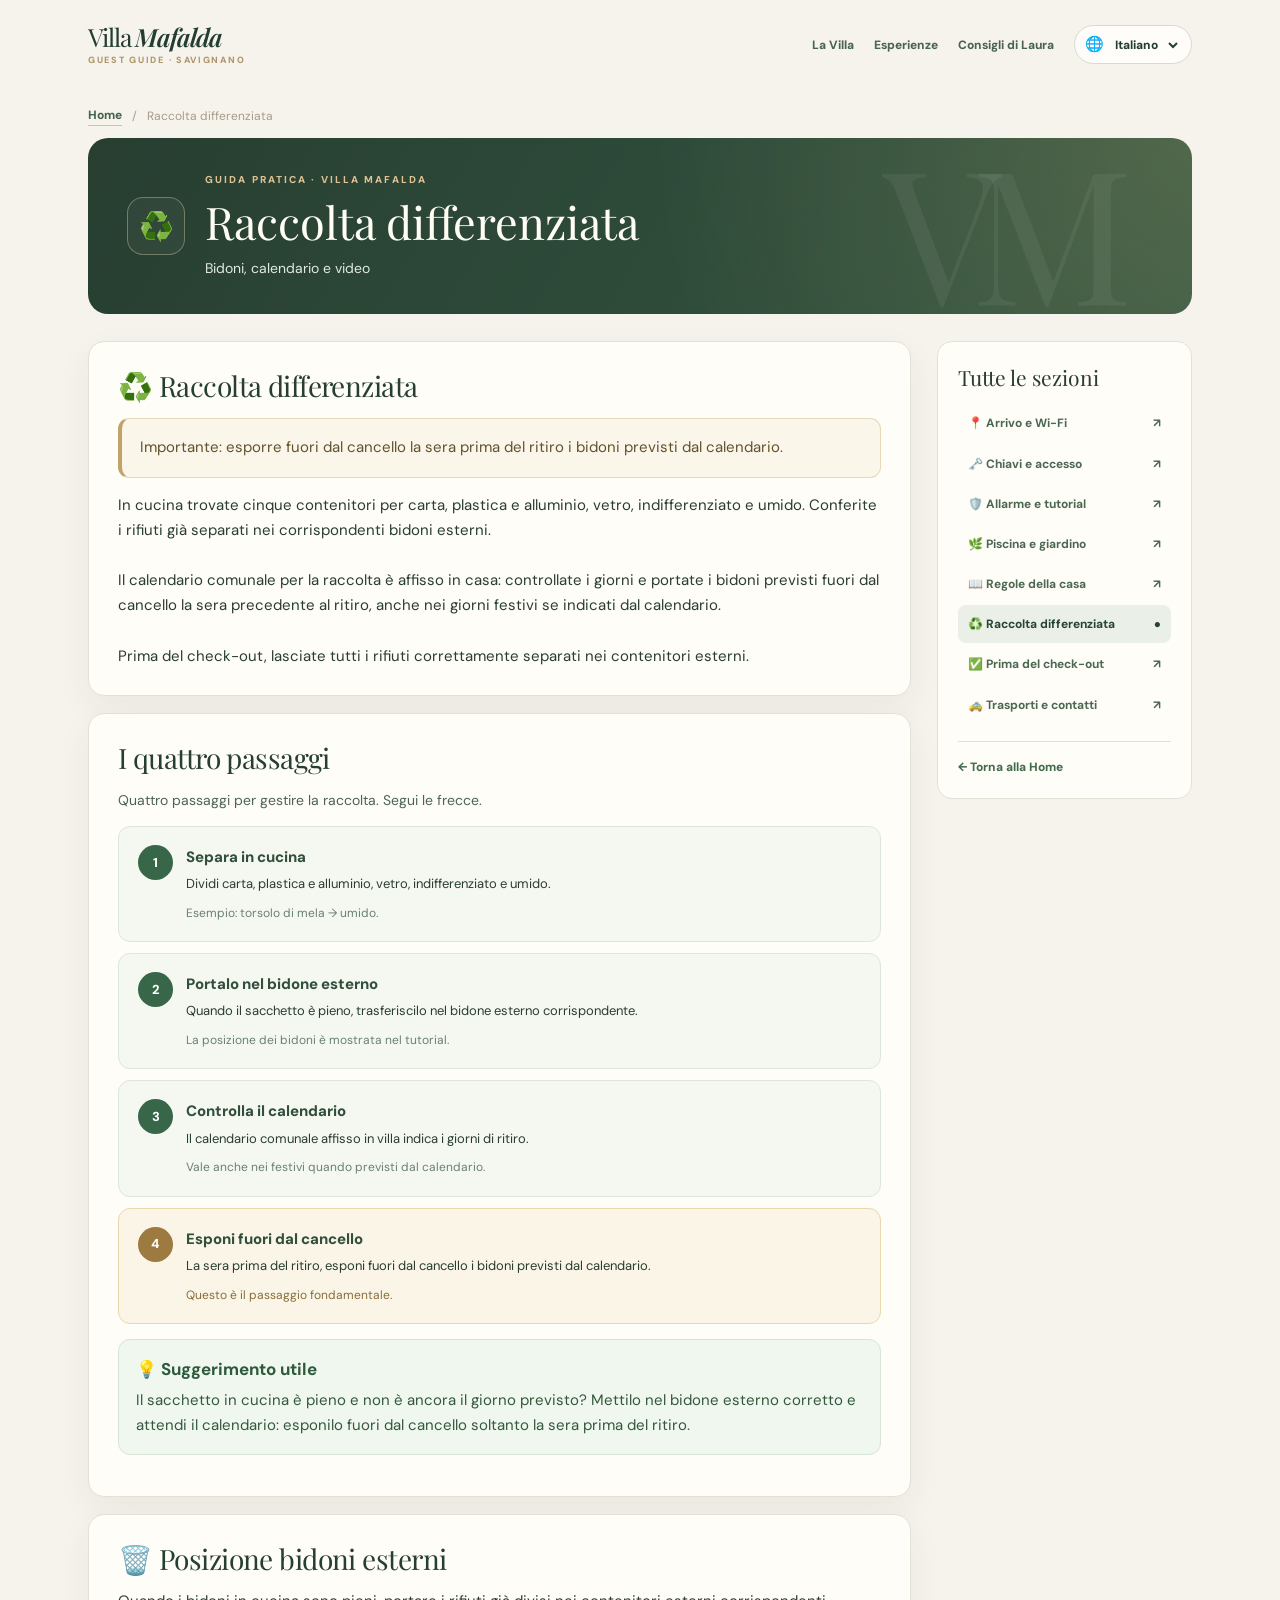
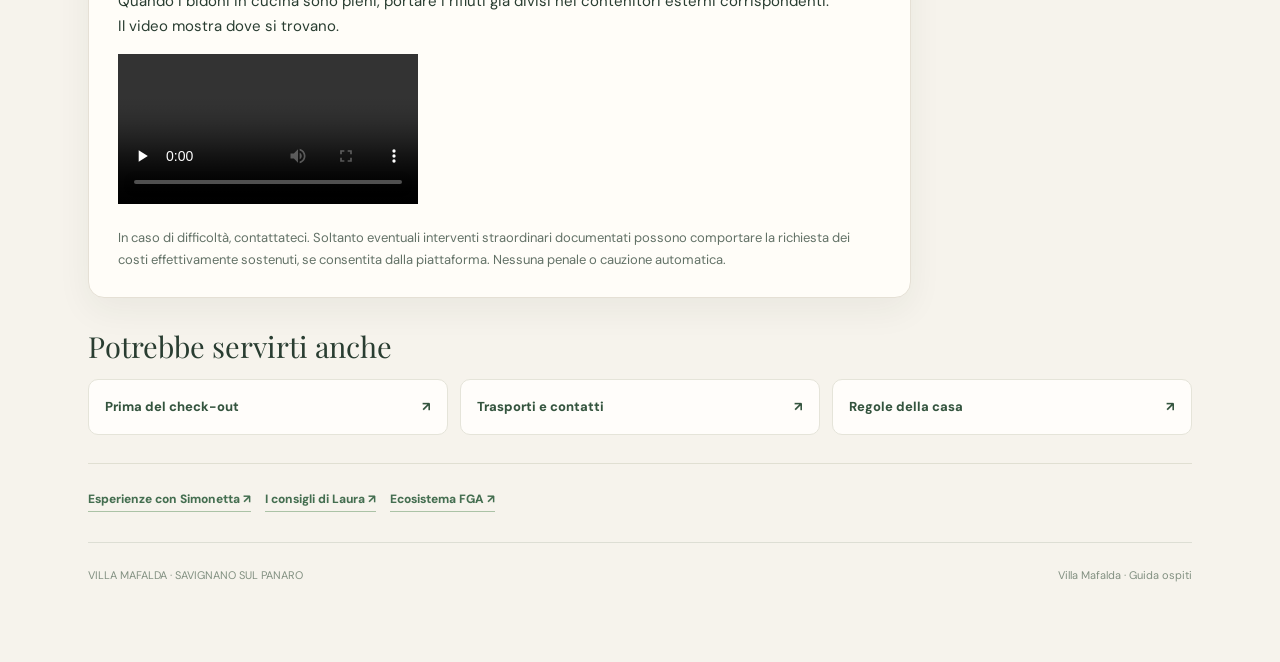
<file: raccolta-rifiuti.html>
<!doctype html><html lang="it"><head><meta charset="utf-8"><meta name="viewport" content="width=device-width,initial-scale=1"><meta name="robots" content="noindex,nofollow"><meta name="theme-color" content="#243d31"><title>Villa Mafalda · Guida Ospiti</title><link rel="stylesheet" href="assets/sections.css"></head><body data-page="raccolta-rifiuti"><noscript>Abilita JavaScript per visualizzare la guida di Villa Mafalda.</noscript><script src="assets/villa-data.js"></script><script src="assets/sections.js"></script></body></html>
</file>
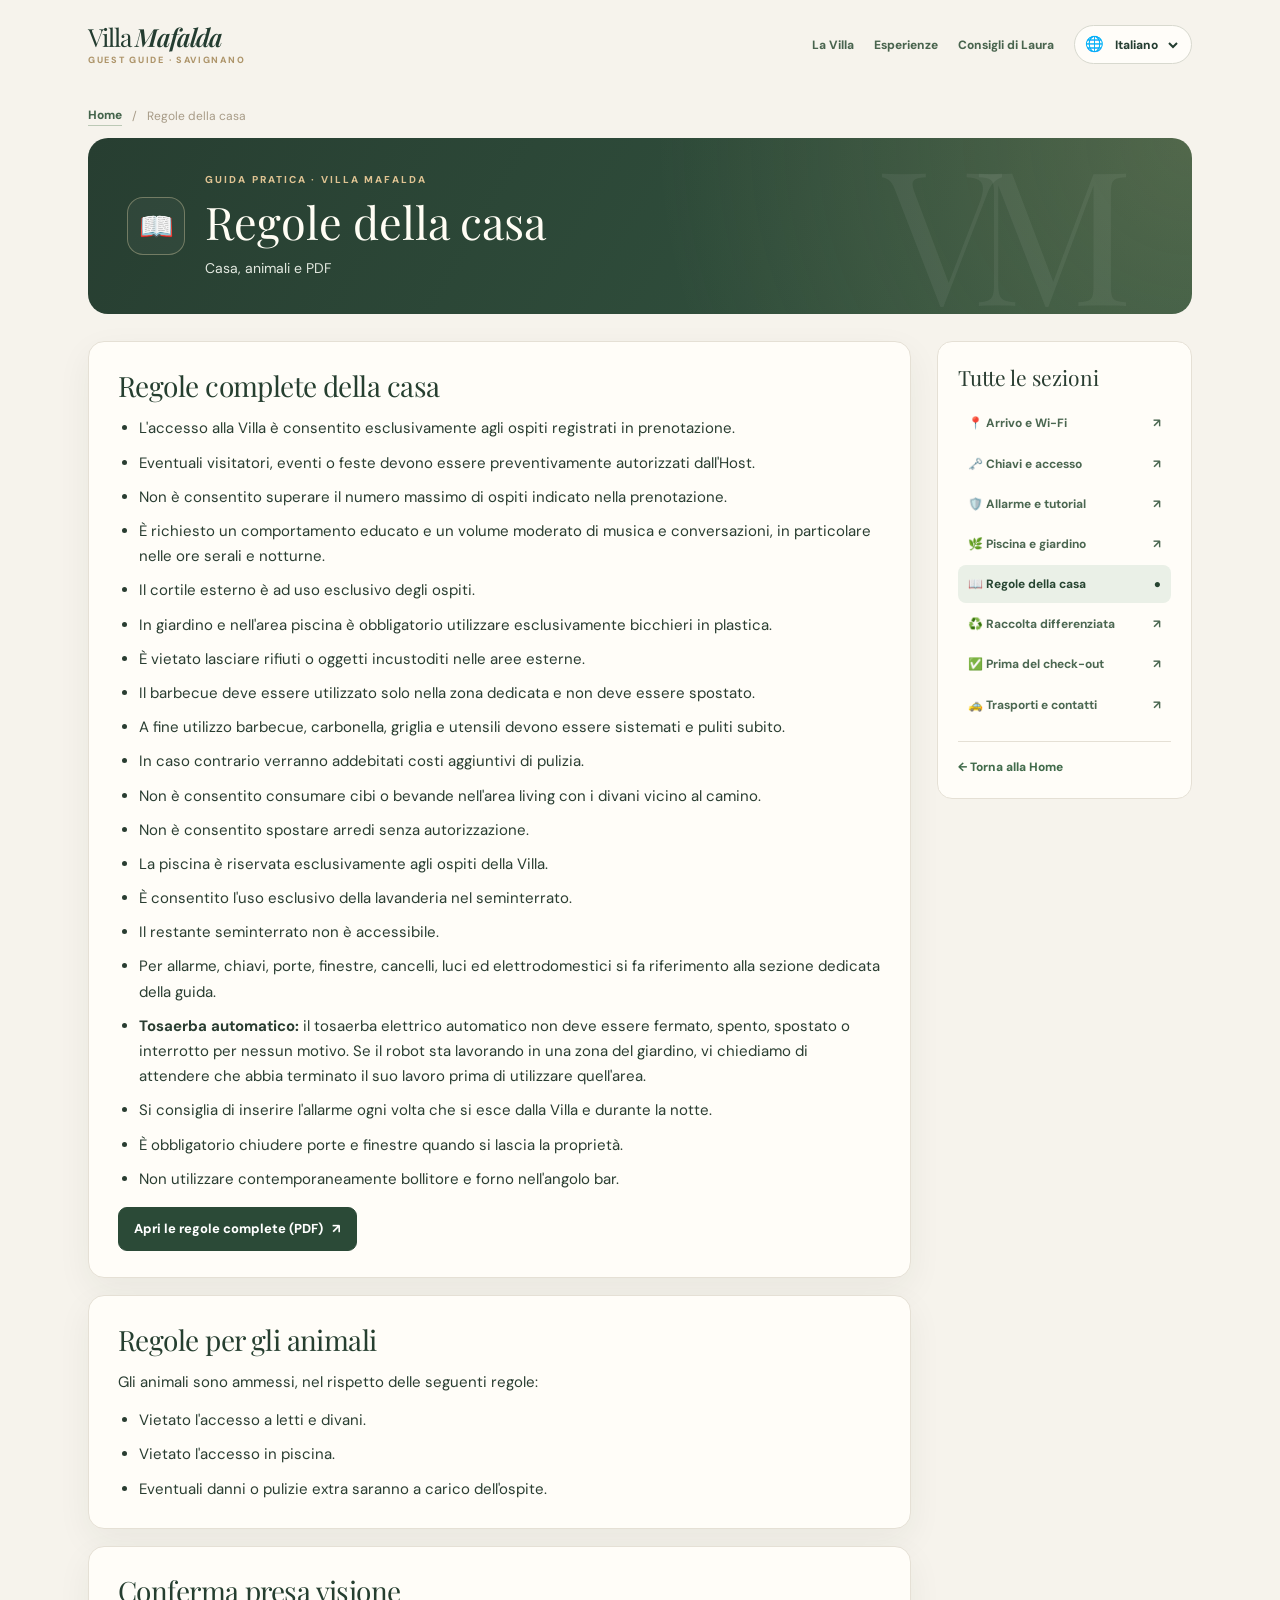
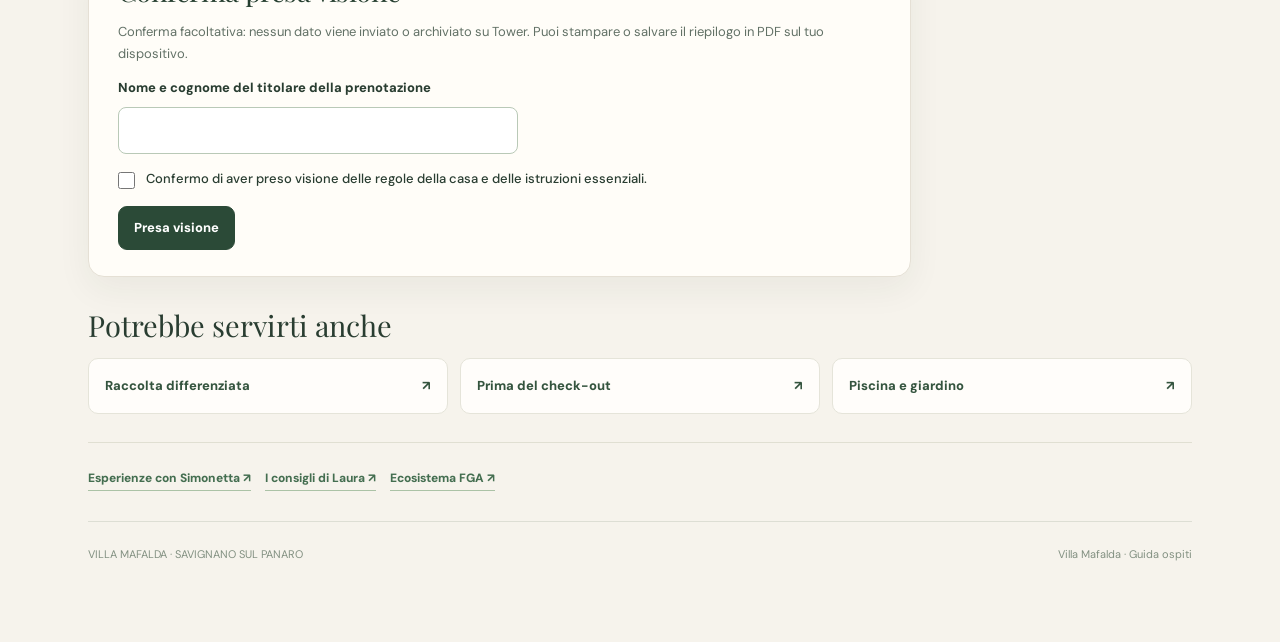
<file: regole-casa.html>
<!doctype html><html lang="it"><head><meta charset="utf-8"><meta name="viewport" content="width=device-width,initial-scale=1"><meta name="robots" content="noindex,nofollow"><meta name="theme-color" content="#243d31"><title>Villa Mafalda · Guida Ospiti</title><link rel="stylesheet" href="assets/sections.css"></head><body data-page="regole-casa"><noscript>Abilita JavaScript per visualizzare la guida di Villa Mafalda.</noscript><script src="assets/villa-data.js"></script><script src="assets/sections.js"></script></body></html>
</file>
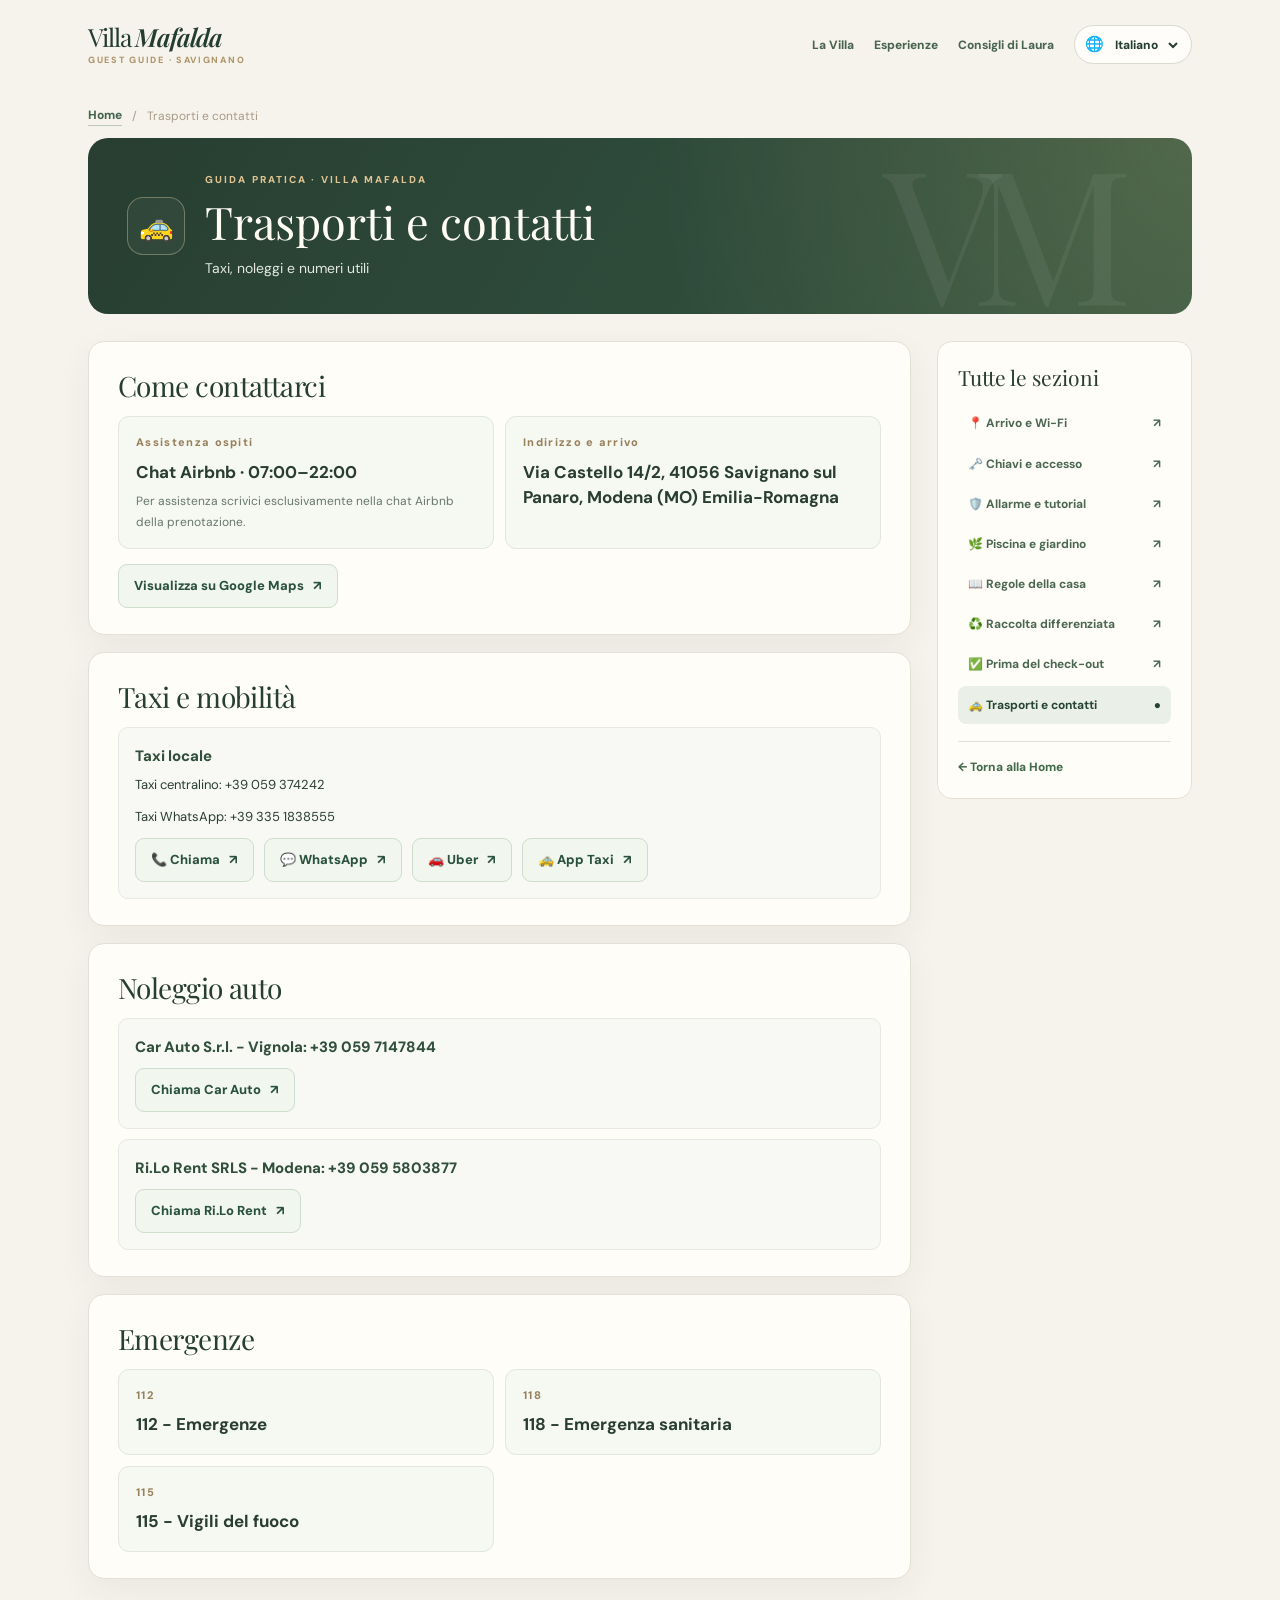
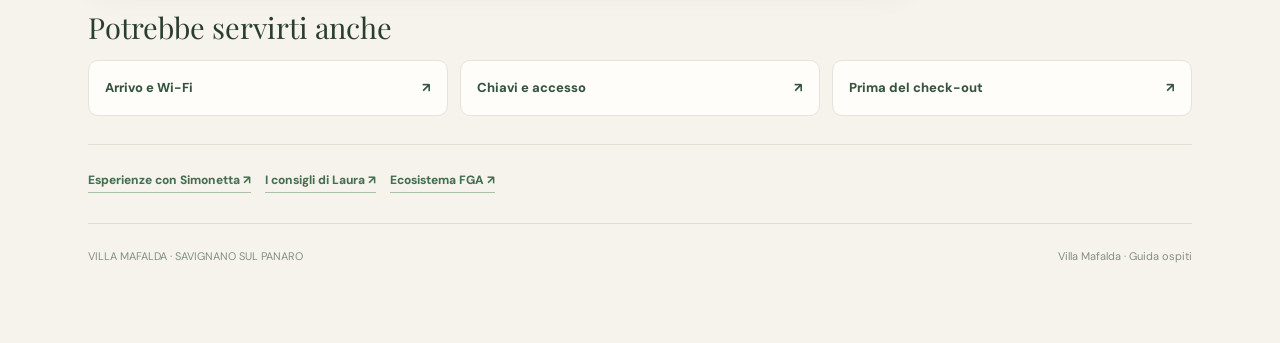
<file: trasporti-contatti.html>
<!doctype html><html lang="it"><head><meta charset="utf-8"><meta name="viewport" content="width=device-width,initial-scale=1"><meta name="robots" content="noindex,nofollow"><meta name="theme-color" content="#243d31"><title>Villa Mafalda · Guida Ospiti</title><link rel="stylesheet" href="assets/sections.css"></head><body data-page="trasporti-contatti"><noscript>Abilita JavaScript per visualizzare la guida di Villa Mafalda.</noscript><script src="assets/villa-data.js"></script><script src="assets/sections.js"></script></body></html>
</file>
<file: assets/sections.css>
@import url('https://fonts.googleapis.com/css2?family=DM+Sans:wght@400;500;600;700;800&family=Playfair+Display:wght@400;500;600&display=swap');
:root{--paper:#f6f3ec;--white:#fffdf8;--forest:#243d31;--forest2:#355744;--ink:#293d31;--muted:#627166;--gold:#b8955c;--line:#e5e0d5;--soft:#edf2eb;--shadow:0 12px 35px rgba(28,58,38,.06)}
*{box-sizing:border-box}html{scroll-behavior:smooth}body{margin:0;background:var(--paper);color:var(--ink);font:15px/1.68 'DM Sans',sans-serif}a{color:inherit;text-decoration:none}a:focus-visible,button:focus-visible,select:focus-visible{outline:3px solid #b89a62;outline-offset:3px}button,select,input{font:inherit}.page{max-width:1160px;padding:0 28px 55px;margin:auto}
.topbar{display:flex;align-items:center;gap:20px;justify-content:space-between;padding:24px 0 22px}.wordmark{font:400 25px/1.05 'Playfair Display',Georgia,serif;letter-spacing:-.045em;color:var(--forest);white-space:nowrap}.wordmark em{font-weight:600}.wordmark small{font:800 9px/1 'DM Sans',sans-serif;letter-spacing:.19em;color:#ad9469;display:block;margin-top:6px}.topnav{display:flex;align-items:center;gap:20px;margin-left:auto}.topnav a{font-size:12px;font-weight:800;color:#49644e}.topnav a:hover{color:#ad7f45}.language{display:flex;align-items:center;gap:7px;border:1px solid #d8d9cf;background:#fffdf9;border-radius:30px;padding:6px 10px}.language select{background:transparent;border:0;font-weight:800;font-size:12px;color:var(--forest);max-width:118px;cursor:pointer}
.breadcrumb{padding:18px 0 12px;display:flex;align-items:center;gap:10px;color:#6f7e6d;font-size:12px}.breadcrumb a{border-bottom:1px solid #bcc9b6;color:#44644b;font-weight:800}.breadcrumb span{color:#a79b87}
.usher{position:relative;display:flex;align-items:center;gap:20px;background:var(--forest);border-radius:20px;overflow:hidden;color:#fffdf4;padding:34px 39px;margin-bottom:27px;min-height:172px;background-image:radial-gradient(circle at right top,rgba(213,188,126,.19),transparent 48%),linear-gradient(120deg,#273e31,#345641)}.usher:after{content:'VM';position:absolute;right:8%;top:-34px;font:400 187px 'Playfair Display',Georgia,serif;letter-spacing:-.16em;color:rgba(255,255,255,.06);pointer-events:none}.usher-icon{display:grid;place-items:center;width:58px;height:58px;border-radius:16px;border:1px solid rgba(238,221,177,.35);font-size:28px;color:#e6d2a3;flex-shrink:0;background:rgba(255,255,255,.04)}.usher .copy{position:relative;z-index:1}.eyebrow{color:#dfc392;font-size:10px;letter-spacing:.21em;font-weight:800;margin:0 0 7px}.usher h1{font:400 clamp(31px,4vw,45px)/1.15 'Playfair Display',Georgia,serif;margin:0 0 9px}.usher p:last-child{margin:0;color:#e3e9e0;max-width:660px;font-size:14px}
.layout{display:grid;grid-template-columns:minmax(0,1fr) 255px;gap:26px;align-items:start}.maincol{min-width:0}.sidebar{position:sticky;top:18px}.sidepanel{background:var(--white);border:1px solid var(--line);border-radius:15px;padding:21px 20px}.sidepanel h2{font:400 21px 'Playfair Display',Georgia,serif;margin:0 0 13px}.sidelinks{display:grid;gap:2px}.sidelinks a{padding:9px 10px;border-radius:8px;font-size:12px;font-weight:700;color:#4b6751;display:flex;justify-content:space-between;gap:10px}.sidelinks a:hover,.sidelinks a.active{background:#eaf0e7;color:#264431}.sidetop{margin-top:17px;padding-top:15px;border-top:1px solid var(--line);font-size:12px;display:flex;gap:8px;justify-content:space-between}.sidetop a{font-weight:800;color:#416b4b}
.content-card{background:var(--white);border:1px solid var(--line);box-shadow:var(--shadow);border-radius:16px;padding:26px 29px;margin-bottom:17px;scroll-margin-top:16px}.content-card h2{font:400 clamp(23px,3vw,28px)/1.25 'Playfair Display',Georgia,serif;color:#263f30;margin:0 0 13px;letter-spacing:-.02em}.content-card h3{font-size:15px;color:#314f3b;font-weight:800;margin:17px 0 9px}.content-card p{margin:0 0 13px}.content-card p:last-child{margin-bottom:0}.content-card ul{padding-left:21px;margin:0}.content-card li{margin:0 0 9px}.content-card li:last-child{margin-bottom:0}.multiline{white-space:pre-line}.muted{color:var(--muted);font-size:13px}.intro{color:#4c6553;font-size:14px;line-height:1.8}.detail-grid{display:grid;grid-template-columns:repeat(2,minmax(0,1fr));gap:11px}.detail-tile{background:#f6f8f2;border:1px solid #e1e7dc;border-radius:11px;padding:16px 17px;overflow-wrap:anywhere}.detail-tile .label{display:block;color:#97815b;font-size:10px;letter-spacing:.13em;font-weight:800;margin-bottom:5px}.detail-tile strong{display:block;font-size:15px;line-height:1.4}.detail-tile small{font-size:12px;display:block;color:#687867;margin-top:6px}.wide{grid-column:1/-1}.action{display:inline-flex;align-items:center;justify-content:center;gap:9px;padding:10px 15px;min-height:44px;border-radius:9px;border:1px solid #cfddcc;color:#29513b;background:#f1f6ef;font-size:13px;font-weight:800;cursor:pointer}.action:hover{background:#e7f1e4}.action.dark{background:#2b4a37;color:white;border-color:#2b4a37}.action.dark:hover{background:#1e3929}.actions{display:flex;flex-wrap:wrap;gap:10px;margin-top:15px}.pill{background:#f1f5ec;border:1px solid #d8e2d3;padding:7px 12px;border-radius:50px;font-size:11px;color:#4d6b52;font-weight:800;display:inline-block;margin:0 0 13px}
.note{padding:16px 18px;border-radius:11px;border:1px solid #e8d8b9;border-left:4px solid #c1a36a;background:#fbf6ea;margin:15px 0;color:#63512d}.note p{white-space:pre-line;margin:0}.hint{padding:15px 17px;border:1px solid #d7e5d5;background:#f0f7ef;border-radius:12px;color:#33583c;margin:15px 0}.hint p{margin:0}.media-grid{display:grid;grid-template-columns:repeat(2,minmax(0,1fr));gap:14px}.media-grid figure{margin:0}.media-grid img{display:block;width:100%;height:220px;object-fit:cover;border-radius:11px;border:1px solid #d8dbd3}.media-grid figcaption{margin-top:7px;font-size:12px;color:#5d6c60}.video-row{display:grid;grid-template-columns:minmax(0,1fr) 220px;gap:18px;align-items:center;border-top:1px solid #e9e9e0;padding:19px 0}.video-row:first-child{border-top:0;padding-top:0}.video-row:last-child{padding-bottom:0}.video-row h3{margin:0 0 9px}.video-row .multiline{font-size:13px;color:#455b4b;line-height:1.75}.video-row video{width:100%;max-width:280px;max-height:165px;border-radius:10px;background:#25372c}.lesson{padding:16px 17px;border:1px solid #e5e8de;border-radius:11px;background:#fafaf6;margin-bottom:10px}.lesson h3{margin:0 0 8px}.lesson p{white-space:pre-line;font-size:14px;margin:0;color:#4b5c4d}.lesson em{display:block;margin-top:10px;font-style:normal;font-size:12px;color:#648167}
.steps{display:grid;gap:11px}.step{display:grid;grid-template-columns:36px 1fr;gap:12px;padding:18px 19px;border-radius:12px;background:#f5f8f1;border:1px solid #dce7d9}.step:last-child{background:#faf5e7;border-color:#e9d8ae}.num{width:35px;height:35px;display:grid;place-items:center;border-radius:50%;background:#386649;color:#fff;font-size:13px;font-weight:800}.step:last-child .num{background:#9c7a40}.step h3{margin:0 0 4px}.step p{font-size:13px;margin:0;line-height:1.6}.step small{display:block;color:#698171;font-size:12px;margin-top:8px}.step:last-child small{color:#876d3a}
.checklist{margin:0;padding:0;list-style:none!important;display:grid;gap:8px}.checklist li{margin:0!important;padding:14px 15px 14px 41px;position:relative;background:#f7f8f4;border:1px solid #e5e8e0;border-radius:10px;font-size:13px}.checklist li::before{content:'✓';position:absolute;left:15px;top:13px;color:#45794d;font-weight:800}
.service-list{display:grid;gap:10px}.service{border-radius:10px;background:#f8f9f5;border:1px solid #e6e9e1;padding:16px}.service h3{margin:0 0 5px}.service p{font-size:13px;margin:0 0 10px}.service .actions{margin-top:8px}
.acknowledge label{display:block;margin-bottom:8px;font-weight:800;font-size:13px}.acknowledge input[type=text]{display:block;width:100%;max-width:400px;min-height:45px;border:1px solid #b9c9b7;padding:10px 12px;border-radius:8px;background:white;color:#203c2a;margin-bottom:14px}.acknowledge .consent{display:flex;align-items:flex-start;gap:11px;margin:0 0 16px;cursor:pointer}.acknowledge .consent input{margin:4px 0 0;width:17px;height:17px}.acknowledge .consent span{font-size:13px;font-weight:500}.acknowledge .small{font-size:12px;color:#5d6c61;margin-top:12px}.ack-result{border:1px solid #bcd4bb;background:#eef6ec;padding:16px;border-radius:11px;margin-top:15px;font-size:13px}.ack-print{display:none}
.related{padding-top:12px}.related h2{font:400 29px 'Playfair Display',Georgia,serif;margin:0 0 14px}.related-grid{display:grid;grid-template-columns:repeat(3,1fr);gap:12px}.related a{display:flex;justify-content:space-between;gap:10px;background:#fffdfa;padding:16px;border-radius:10px;border:1px solid #e5e4d9;font-weight:800;font-size:13px;color:#34543e}.related a:hover{border-color:#a9c4a6;background:#f1f6ed}
.external{margin-top:28px;border-top:1px solid #e0dfd2;padding-top:25px;display:flex;flex-wrap:wrap;gap:14px;align-items:center}.external a{font-size:12px;font-weight:800;color:#446e50;border-bottom:1px solid #abc2a6;padding-bottom:2px}.footer{display:flex;flex-wrap:wrap;justify-content:space-between;gap:15px;padding:23px 0;border-top:1px solid #ddded4;color:#829081;font-size:11px;margin-top:30px}
@media(max-width:940px){.layout{grid-template-columns:1fr}.sidebar{position:static}.sidelinks{grid-template-columns:repeat(4,1fr)}.sidepanel{margin:8px 0 22px}.topnav{gap:12px}}
@media(max-width:680px){.page{padding:0 13px 40px}.topbar{padding:15px 3px;flex-wrap:wrap;gap:12px}.wordmark{font-size:21px}.topnav{order:3;flex:1;justify-content:space-between;width:100%;gap:10px}.topnav a{font-size:11px}.language{margin-left:auto}.breadcrumb{padding:12px 3px}.usher{padding:26px 22px;min-height:150px;border-radius:14px;margin-bottom:15px}.usher-icon{width:47px;height:47px;font-size:22px}.usher h1{font-size:32px}.usher:after{font-size:110px;top:0}.content-card{padding:21px 19px;margin-bottom:13px;border-radius:12px}.detail-grid{grid-template-columns:1fr}.wide{grid-column:1}.media-grid{grid-template-columns:1fr}.media-grid img{height:225px}.video-row{grid-template-columns:1fr}.video-row video{max-width:100%;height:190px}.sidelinks{grid-template-columns:repeat(2,1fr)}.related-grid{grid-template-columns:1fr}.external{gap:12px}.step{grid-template-columns:31px 1fr;padding:16px 13px}.num{width:30px;height:30px}}
@media print{.topbar,.breadcrumb,.sidebar,.related,.external,.footer,.action,.usher{display:none!important}body{background:white}.page{max-width:none}.layout{display:block}.ack-print{display:block}.content-card{border:0;box-shadow:none;padding:0;margin:0 0 20px}#ack-feedback{display:none!important}}

/* V3.1 · Evidenza tipografica coerente con la Home */
.detail-tile .label{font-size:11px;letter-spacing:.12em;margin-bottom:8px}
.detail-tile strong{font-size:17px;line-height:1.5}
.detail-tile.time-tile{background:#f4f7ef;border-color:#d7e3d3;padding:18px 20px}
.detail-tile.time-tile strong{font:600 clamp(23px,3vw,30px)/1.18 'Playfair Display',Georgia,serif;letter-spacing:-.025em;color:#2a5037;overflow-wrap:anywhere}
.detail-tile.time-tile .label{color:#987a48}
.hint strong{display:block;font-size:17px;color:#2e593b;margin-bottom:5px}
@media(max-width:680px){
 .detail-tile{padding:16px 17px}
 .detail-tile strong{font-size:17px}
 .detail-tile.time-tile strong{font-size:28px}
}
</file>
